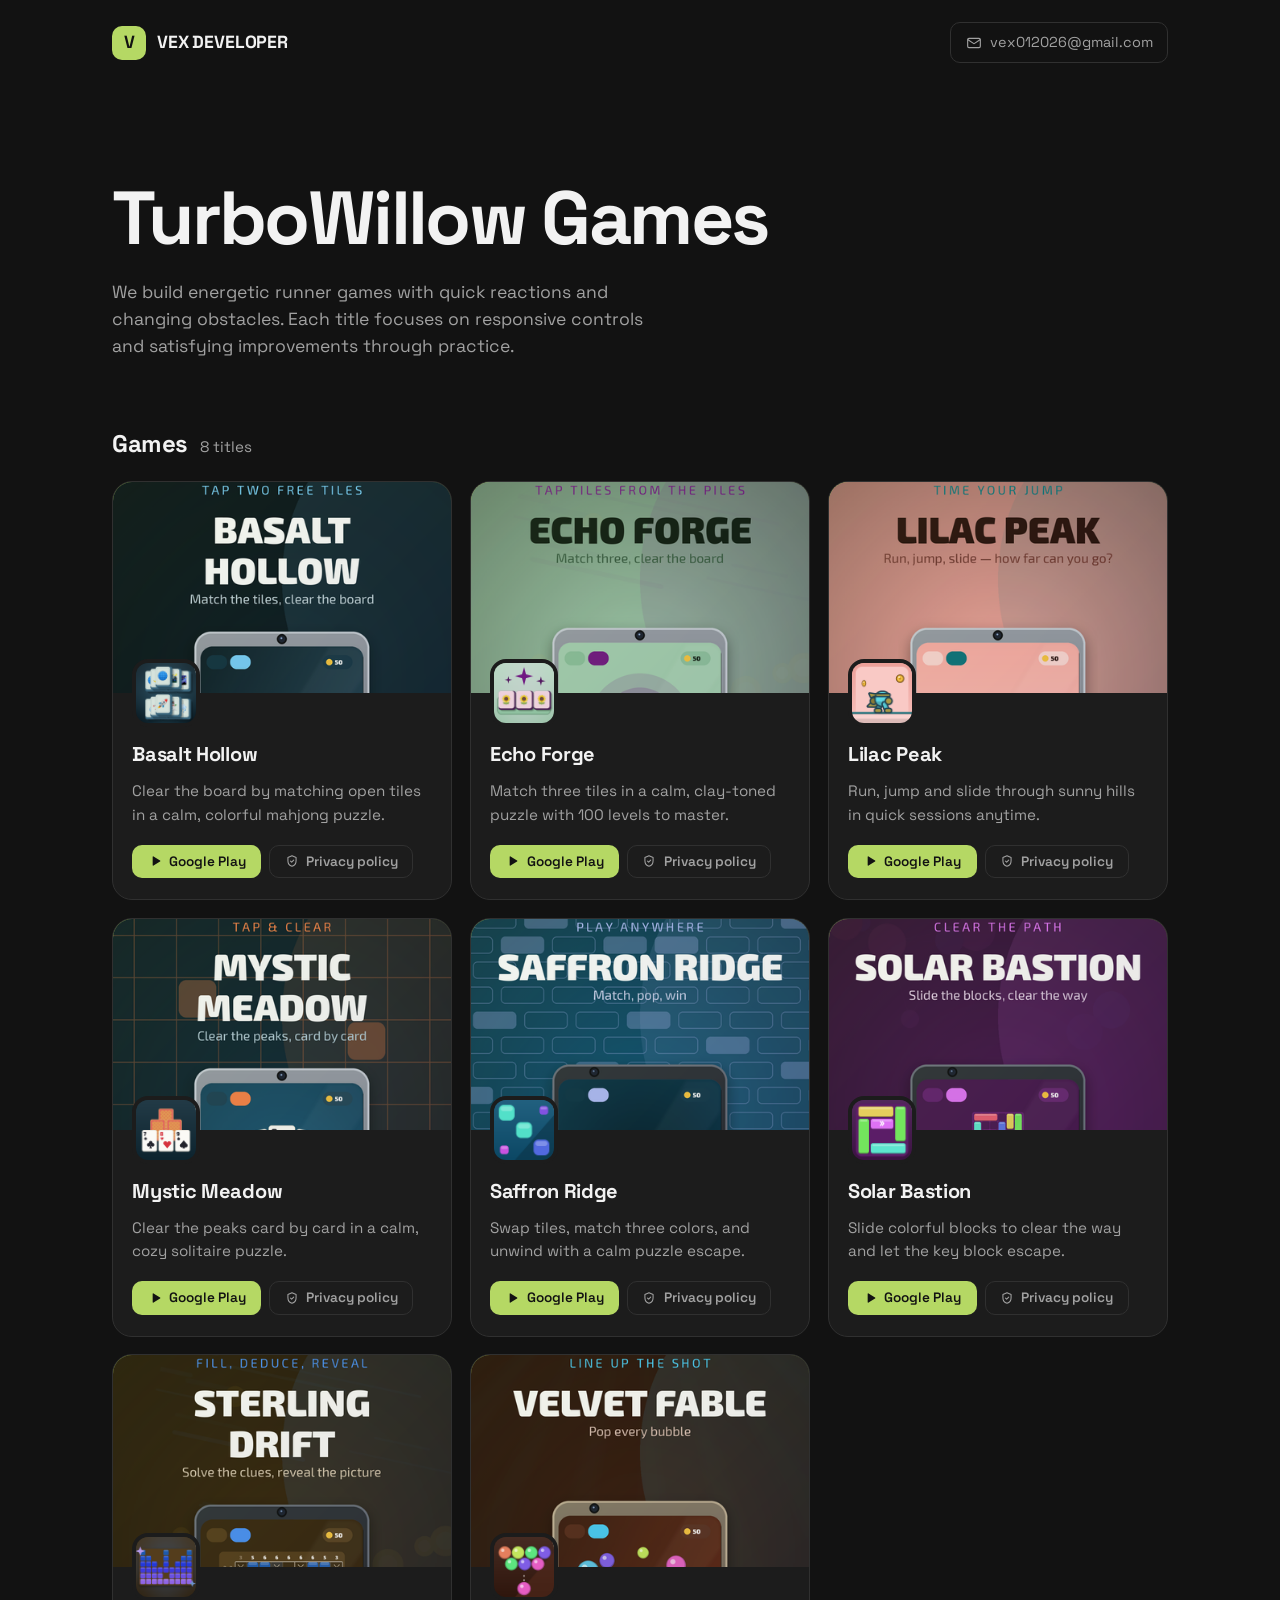
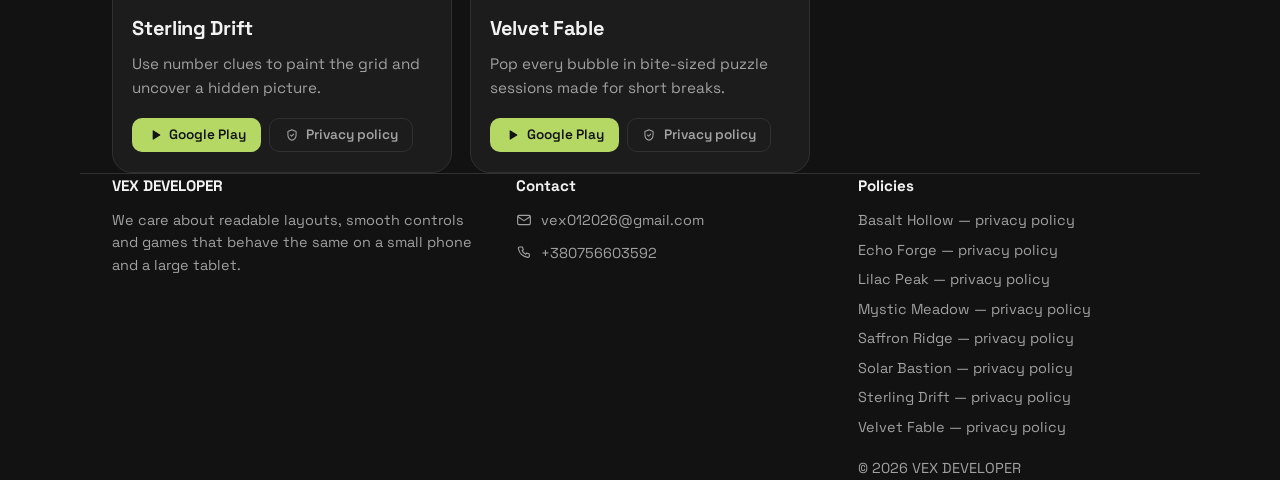
<file: index.html>
<!doctype html>
<html lang="en">
<head>
<meta charset="utf-8">
<meta name="viewport" content="width=device-width,initial-scale=1">
<title>VEX DEVELOPER — TurboWillow Games</title>
<meta name="description" content="TurboWillow Games">
<meta name="color-scheme" content="dark">
<meta property="og:type" content="website">
<meta property="og:site_name" content="VEX DEVELOPER">
<meta property="og:title" content="VEX DEVELOPER — TurboWillow Games">
<meta property="og:description" content="TurboWillow Games">
<link rel="icon" href="/favicon.svg" type="image/svg+xml">
<link rel="stylesheet" href="/fonts/spacegrotesk.css">
<style>
:root {
  --bg: hsl(78 0% 7%);
  --card: hsl(78 0% 11%);
  --card2: hsl(78 0% 15%);
  --ink: hsl(78 0% 95%);
  --muted: hsl(78 0% 63%);
  --line: hsl(78 0% 19%);
  --accent: hsl(78 60% 62%);
  --sans: "Space Grotesk", ui-sans-serif, system-ui, -apple-system, "Segoe UI", Roboto, sans-serif;
}

*, *::before, *::after { box-sizing: border-box; }
html { -webkit-text-size-adjust: 100%; }
body { margin: 0; }
img { max-width: 100%; display: block; }
a { color: inherit; }
@media (prefers-reduced-motion: reduce) { * { scroll-behavior: auto !important; transition: none !important; } }

body { background: var(--bg); color: var(--ink); font: 400 16px/1.55 var(--sans); }
.wrap { max-width: 70rem; margin: 0 auto; padding: 0 clamp(1.1rem, 4vw, 2rem); }
.top { display: flex; align-items: center; justify-content: space-between; gap: 1rem; padding-top: 1.4rem; padding-bottom: 1.4rem; }
.brand { display: inline-flex; align-items: center; gap: .7rem; text-decoration: none; font-weight: 700; font-size: 1.1rem; letter-spacing: -.01em; }
.mark { display: grid; place-items: center; width: 34px; height: 34px; border-radius: 10px; background: var(--accent); color: var(--bg); font-weight: 700; }
.mail { display: inline-flex; align-items: center; gap: .5rem; padding: .5rem .9rem; border: 1px solid var(--line); border-radius: 10px; text-decoration: none; color: var(--muted); font-size: .9rem; }
.mail svg { width: 16px; height: 16px; }
.mail:hover { border-color: var(--accent); color: var(--accent); }
.hero { padding: clamp(3rem, 8vw, 6rem) 0 clamp(2.5rem, 6vw, 4rem); }
.hero h1 { margin: 0; max-width: 17ch; font-size: clamp(2.4rem, 7.5vw, 4.7rem); line-height: 1; letter-spacing: -.035em; font-weight: 700; text-wrap: balance; }
.hero h1 b { color: var(--accent); font-weight: 700; }
.hero p { margin: 1.4rem 0 0; max-width: 50ch; color: var(--muted); font-size: 1.1rem; }
.head { display: flex; align-items: baseline; gap: .8rem; margin: 0 0 1.2rem; }
.head h2 { margin: 0; font-size: 1.5rem; letter-spacing: -.02em; }
.head span { color: var(--muted); font-size: .95rem; }
.cards { display: grid; gap: 1.1rem; grid-template-columns: repeat(auto-fill, minmax(min(100%, 19rem), 1fr)); }
.card { background: var(--card); border: 1px solid var(--line); border-radius: 20px; overflow: hidden; display: flex; flex-direction: column; }
.cover { aspect-ratio: 16 / 10; background: linear-gradient(135deg, var(--accent), var(--card2)); overflow: hidden; }
.cover img { width: 100%; height: 100%; object-fit: cover; object-position: 50% 12%; opacity: .92; }
.card .body { padding: 0 1.2rem 1.3rem; display: flex; flex-direction: column; gap: .55rem; flex: 1; }
.card .icon { width: 68px; height: 68px; border-radius: 16px; margin-top: -34px; border: 4px solid var(--card); background: var(--card2); position: relative; }
.card h3 { margin: .2rem 0 0; font-size: 1.25rem; letter-spacing: -.015em; }
.card .short { margin: 0; color: var(--muted); font-size: .95rem; flex: 1; }
.actions { display: flex; gap: .5rem; flex-wrap: wrap; margin: .6rem 0 0; }
.btn { display: inline-flex; align-items: center; gap: .45rem; padding: .55rem .9rem; border-radius: 10px; font-size: .85rem; font-weight: 600; line-height: 1; text-decoration: none; border: 1px solid transparent; transition: background-color .12s, border-color .12s, color .12s; }
.btn svg { width: 14px; height: 14px; }
.btn-play { background: var(--accent); color: var(--bg); }
.btn-play:hover { filter: brightness(1.1); }
.btn-ghost { border-color: var(--line); color: var(--muted); }
.btn-ghost:hover { border-color: var(--accent); color: var(--accent); }
.btn:focus-visible, a:focus-visible { outline: 2px solid var(--accent); outline-offset: 3px; }
.none { color: var(--muted); }
footer { margin-top: clamp(3rem, 8vw, 5rem); border-top: 1px solid var(--line); padding: 2.2rem 0 3rem; display: grid; gap: 2rem; color: var(--muted); font-size: .9rem; }
footer h4 { margin: 0 0 .7rem; color: var(--ink); font-size: .95rem; }
footer ul { list-style: none; margin: 0; padding: 0; display: grid; gap: .45rem; }
footer a { text-decoration: none; }
footer a:hover { color: var(--accent); }
footer .lines a { display: inline-flex; align-items: center; gap: .55rem; }
footer .lines svg { width: 16px; height: 16px; }
@media (min-width: 720px) { footer { grid-template-columns: 1.2fr 1fr 1fr; } }
@media (max-width: 520px) { .mail span { display: none; } }

</style>
</head>
<body>
<header class="wrap top">
  <a class="brand" href="/"><span class="mark">V</span>VEX DEVELOPER</a>
  <a class="mail" href="mailto:vex012026@gmail.com"><svg viewBox="0 0 24 24" fill="none" stroke="currentColor" stroke-width="1.7" stroke-linecap="round" stroke-linejoin="round" aria-hidden="true"><rect x="2.5" y="5" width="19" height="14" rx="2"/><path d="m3 7 8.2 5.6a1.4 1.4 0 0 0 1.6 0L21 7"/></svg><span>vex012026@gmail.com</span></a>
</header>
<main class="wrap">
  <section class="hero">
    <h1>TurboWillow Games</h1>
    <p>We build energetic runner games with quick reactions and changing obstacles. Each title focuses on responsive controls and satisfying improvements through practice.</p>
  </section>
  <section>
    <div class="head"><h2>Games</h2><span>8 titles</span></div>
    <div class="cards">
      <article class="card">
        <div class="cover"><img src="/shots/basalt-hollow_1.png" alt="Basalt Hollow screenshot 1" loading="lazy" decoding="async"></div>
        <div class="body">
          <img class="icon" src="/icons/basalt-hollow.png" alt="" width="68" height="68" loading="lazy">
          <h3>Basalt Hollow</h3>
          <p class="short">Clear the board by matching open tiles in a calm, colorful mahjong puzzle.</p>
          <p class="actions"><a class="btn btn-play" href="https://play.google.com/store/apps/details?id=com.Byte98.BasaltHollow"><svg viewBox="0 0 24 24" fill="currentColor" aria-hidden="true"><path d="M8 5.14v13.72a1 1 0 0 0 1.5.86l11.14-6.86a1 1 0 0 0 0-1.72L9.5 4.28A1 1 0 0 0 8 5.14Z"/></svg>Google Play</a><a class="btn btn-ghost" href="/basalt-hollow/"><svg viewBox="0 0 24 24" fill="none" stroke="currentColor" stroke-width="1.8" stroke-linecap="round" stroke-linejoin="round" aria-hidden="true"><path d="M12 3l7 3v5.5c0 4.3-2.9 8.3-7 9.5-4.1-1.2-7-5.2-7-9.5V6l7-3Z"/><path d="M9.5 12.2l1.9 1.9 3.5-3.7"/></svg>Privacy policy</a></p>
        </div>
      </article>
      <article class="card">
        <div class="cover"><img src="/shots/echo-forge_1.png" alt="Echo Forge screenshot 1" loading="lazy" decoding="async"></div>
        <div class="body">
          <img class="icon" src="/icons/echo-forge.png" alt="" width="68" height="68" loading="lazy">
          <h3>Echo Forge</h3>
          <p class="short">Match three tiles in a calm, clay-toned puzzle with 100 levels to master.</p>
          <p class="actions"><a class="btn btn-play" href="https://play.google.com/store/apps/details?id=com.Flux517.EchoForge"><svg viewBox="0 0 24 24" fill="currentColor" aria-hidden="true"><path d="M8 5.14v13.72a1 1 0 0 0 1.5.86l11.14-6.86a1 1 0 0 0 0-1.72L9.5 4.28A1 1 0 0 0 8 5.14Z"/></svg>Google Play</a><a class="btn btn-ghost" href="/echo-forge/"><svg viewBox="0 0 24 24" fill="none" stroke="currentColor" stroke-width="1.8" stroke-linecap="round" stroke-linejoin="round" aria-hidden="true"><path d="M12 3l7 3v5.5c0 4.3-2.9 8.3-7 9.5-4.1-1.2-7-5.2-7-9.5V6l7-3Z"/><path d="M9.5 12.2l1.9 1.9 3.5-3.7"/></svg>Privacy policy</a></p>
        </div>
      </article>
      <article class="card">
        <div class="cover"><img src="/shots/lilac-peak_1.png" alt="Lilac Peak screenshot 1" loading="lazy" decoding="async"></div>
        <div class="body">
          <img class="icon" src="/icons/lilac-peak.png" alt="" width="68" height="68" loading="lazy">
          <h3>Lilac Peak</h3>
          <p class="short">Run, jump and slide through sunny hills in quick sessions anytime.</p>
          <p class="actions"><a class="btn btn-play" href="https://play.google.com/store/apps/details?id=com.Drift133.LilacPeak"><svg viewBox="0 0 24 24" fill="currentColor" aria-hidden="true"><path d="M8 5.14v13.72a1 1 0 0 0 1.5.86l11.14-6.86a1 1 0 0 0 0-1.72L9.5 4.28A1 1 0 0 0 8 5.14Z"/></svg>Google Play</a><a class="btn btn-ghost" href="/lilac-peak/"><svg viewBox="0 0 24 24" fill="none" stroke="currentColor" stroke-width="1.8" stroke-linecap="round" stroke-linejoin="round" aria-hidden="true"><path d="M12 3l7 3v5.5c0 4.3-2.9 8.3-7 9.5-4.1-1.2-7-5.2-7-9.5V6l7-3Z"/><path d="M9.5 12.2l1.9 1.9 3.5-3.7"/></svg>Privacy policy</a></p>
        </div>
      </article>
      <article class="card">
        <div class="cover"><img src="/shots/mystic-meadow_1.png" alt="Mystic Meadow screenshot 1" loading="lazy" decoding="async"></div>
        <div class="body">
          <img class="icon" src="/icons/mystic-meadow.png" alt="" width="68" height="68" loading="lazy">
          <h3>Mystic Meadow</h3>
          <p class="short">Clear the peaks card by card in a calm, cozy solitaire puzzle.</p>
          <p class="actions"><a class="btn btn-play" href="https://play.google.com/store/apps/details?id=com.Iron06.MysticMeadow"><svg viewBox="0 0 24 24" fill="currentColor" aria-hidden="true"><path d="M8 5.14v13.72a1 1 0 0 0 1.5.86l11.14-6.86a1 1 0 0 0 0-1.72L9.5 4.28A1 1 0 0 0 8 5.14Z"/></svg>Google Play</a><a class="btn btn-ghost" href="/mystic-meadow/"><svg viewBox="0 0 24 24" fill="none" stroke="currentColor" stroke-width="1.8" stroke-linecap="round" stroke-linejoin="round" aria-hidden="true"><path d="M12 3l7 3v5.5c0 4.3-2.9 8.3-7 9.5-4.1-1.2-7-5.2-7-9.5V6l7-3Z"/><path d="M9.5 12.2l1.9 1.9 3.5-3.7"/></svg>Privacy policy</a></p>
        </div>
      </article>
      <article class="card">
        <div class="cover"><img src="/shots/saffron-ridge_1.png" alt="Saffron Ridge screenshot 1" loading="lazy" decoding="async"></div>
        <div class="body">
          <img class="icon" src="/icons/saffron-ridge.png" alt="" width="68" height="68" loading="lazy">
          <h3>Saffron Ridge</h3>
          <p class="short">Swap tiles, match three colors, and unwind with a calm puzzle escape.</p>
          <p class="actions"><a class="btn btn-play" href="https://play.google.com/store/apps/details?id=com.Lunar896.SaffronRidge"><svg viewBox="0 0 24 24" fill="currentColor" aria-hidden="true"><path d="M8 5.14v13.72a1 1 0 0 0 1.5.86l11.14-6.86a1 1 0 0 0 0-1.72L9.5 4.28A1 1 0 0 0 8 5.14Z"/></svg>Google Play</a><a class="btn btn-ghost" href="/saffron-ridge/"><svg viewBox="0 0 24 24" fill="none" stroke="currentColor" stroke-width="1.8" stroke-linecap="round" stroke-linejoin="round" aria-hidden="true"><path d="M12 3l7 3v5.5c0 4.3-2.9 8.3-7 9.5-4.1-1.2-7-5.2-7-9.5V6l7-3Z"/><path d="M9.5 12.2l1.9 1.9 3.5-3.7"/></svg>Privacy policy</a></p>
        </div>
      </article>
      <article class="card">
        <div class="cover"><img src="/shots/solar-bastion_1.png" alt="Solar Bastion screenshot 1" loading="lazy" decoding="async"></div>
        <div class="body">
          <img class="icon" src="/icons/solar-bastion.png" alt="" width="68" height="68" loading="lazy">
          <h3>Solar Bastion</h3>
          <p class="short">Slide colorful blocks to clear the way and let the key block escape.</p>
          <p class="actions"><a class="btn btn-play" href="https://play.google.com/store/apps/details?id=com.Prism438.SolarBastion"><svg viewBox="0 0 24 24" fill="currentColor" aria-hidden="true"><path d="M8 5.14v13.72a1 1 0 0 0 1.5.86l11.14-6.86a1 1 0 0 0 0-1.72L9.5 4.28A1 1 0 0 0 8 5.14Z"/></svg>Google Play</a><a class="btn btn-ghost" href="/solar-bastion/"><svg viewBox="0 0 24 24" fill="none" stroke="currentColor" stroke-width="1.8" stroke-linecap="round" stroke-linejoin="round" aria-hidden="true"><path d="M12 3l7 3v5.5c0 4.3-2.9 8.3-7 9.5-4.1-1.2-7-5.2-7-9.5V6l7-3Z"/><path d="M9.5 12.2l1.9 1.9 3.5-3.7"/></svg>Privacy policy</a></p>
        </div>
      </article>
      <article class="card">
        <div class="cover"><img src="/shots/sterling-drift_1.png" alt="Sterling Drift screenshot 1" loading="lazy" decoding="async"></div>
        <div class="body">
          <img class="icon" src="/icons/sterling-drift.png" alt="" width="68" height="68" loading="lazy">
          <h3>Sterling Drift</h3>
          <p class="short">Use number clues to paint the grid and uncover a hidden picture.</p>
          <p class="actions"><a class="btn btn-play" href="https://play.google.com/store/apps/details?id=com.Zephyr455.SterlingDrift"><svg viewBox="0 0 24 24" fill="currentColor" aria-hidden="true"><path d="M8 5.14v13.72a1 1 0 0 0 1.5.86l11.14-6.86a1 1 0 0 0 0-1.72L9.5 4.28A1 1 0 0 0 8 5.14Z"/></svg>Google Play</a><a class="btn btn-ghost" href="/sterling-drift/"><svg viewBox="0 0 24 24" fill="none" stroke="currentColor" stroke-width="1.8" stroke-linecap="round" stroke-linejoin="round" aria-hidden="true"><path d="M12 3l7 3v5.5c0 4.3-2.9 8.3-7 9.5-4.1-1.2-7-5.2-7-9.5V6l7-3Z"/><path d="M9.5 12.2l1.9 1.9 3.5-3.7"/></svg>Privacy policy</a></p>
        </div>
      </article>
      <article class="card">
        <div class="cover"><img src="/shots/velvet-fable_1.png" alt="Velvet Fable screenshot 1" loading="lazy" decoding="async"></div>
        <div class="body">
          <img class="icon" src="/icons/velvet-fable.png" alt="" width="68" height="68" loading="lazy">
          <h3>Velvet Fable</h3>
          <p class="short">Pop every bubble in bite-sized puzzle sessions made for short breaks.</p>
          <p class="actions"><a class="btn btn-play" href="https://play.google.com/store/apps/details?id=com.Comet348.VelvetFable"><svg viewBox="0 0 24 24" fill="currentColor" aria-hidden="true"><path d="M8 5.14v13.72a1 1 0 0 0 1.5.86l11.14-6.86a1 1 0 0 0 0-1.72L9.5 4.28A1 1 0 0 0 8 5.14Z"/></svg>Google Play</a><a class="btn btn-ghost" href="/velvet-fable/"><svg viewBox="0 0 24 24" fill="none" stroke="currentColor" stroke-width="1.8" stroke-linecap="round" stroke-linejoin="round" aria-hidden="true"><path d="M12 3l7 3v5.5c0 4.3-2.9 8.3-7 9.5-4.1-1.2-7-5.2-7-9.5V6l7-3Z"/><path d="M9.5 12.2l1.9 1.9 3.5-3.7"/></svg>Privacy policy</a></p>
        </div>
      </article>
    </div>
  </section>
</main>
<footer class="wrap">
  <div>
    <h4>VEX DEVELOPER</h4>
    <p style="margin:0">We care about readable layouts, smooth controls and games that behave the same on a small phone and a large tablet.</p>
  </div>
  <div class="lines">
    <h4>Contact</h4>
    <ul>
          <li><a href="mailto:vex012026@gmail.com"><svg viewBox="0 0 24 24" fill="none" stroke="currentColor" stroke-width="1.7" stroke-linecap="round" stroke-linejoin="round" aria-hidden="true"><rect x="2.5" y="5" width="19" height="14" rx="2"/><path d="m3 7 8.2 5.6a1.4 1.4 0 0 0 1.6 0L21 7"/></svg><span>vex012026@gmail.com</span></a></li>
          <li><a href="tel:+380756603592"><svg viewBox="0 0 24 24" fill="none" stroke="currentColor" stroke-width="1.7" stroke-linecap="round" stroke-linejoin="round" aria-hidden="true"><path d="M6.5 3h3l1.5 4-2 1.4a12 12 0 0 0 5.6 5.6L16 12l4 1.5v3a2 2 0 0 1-2.2 2A16.5 16.5 0 0 1 3.5 5.2 2 2 0 0 1 5.5 3Z"/></svg><span>+380756603592</span></a></li>
    </ul>
  </div>
  <div>
    <h4>Policies</h4>
    <ul>
        <li><a href="/basalt-hollow/">Basalt Hollow — privacy policy</a></li>
        <li><a href="/echo-forge/">Echo Forge — privacy policy</a></li>
        <li><a href="/lilac-peak/">Lilac Peak — privacy policy</a></li>
        <li><a href="/mystic-meadow/">Mystic Meadow — privacy policy</a></li>
        <li><a href="/saffron-ridge/">Saffron Ridge — privacy policy</a></li>
        <li><a href="/solar-bastion/">Solar Bastion — privacy policy</a></li>
        <li><a href="/sterling-drift/">Sterling Drift — privacy policy</a></li>
        <li><a href="/velvet-fable/">Velvet Fable — privacy policy</a></li>
    </ul>
    <p style="margin:1.2rem 0 0">&copy; 2026 VEX DEVELOPER</p>
  </div>
</footer>
</body>
</html>
</file>
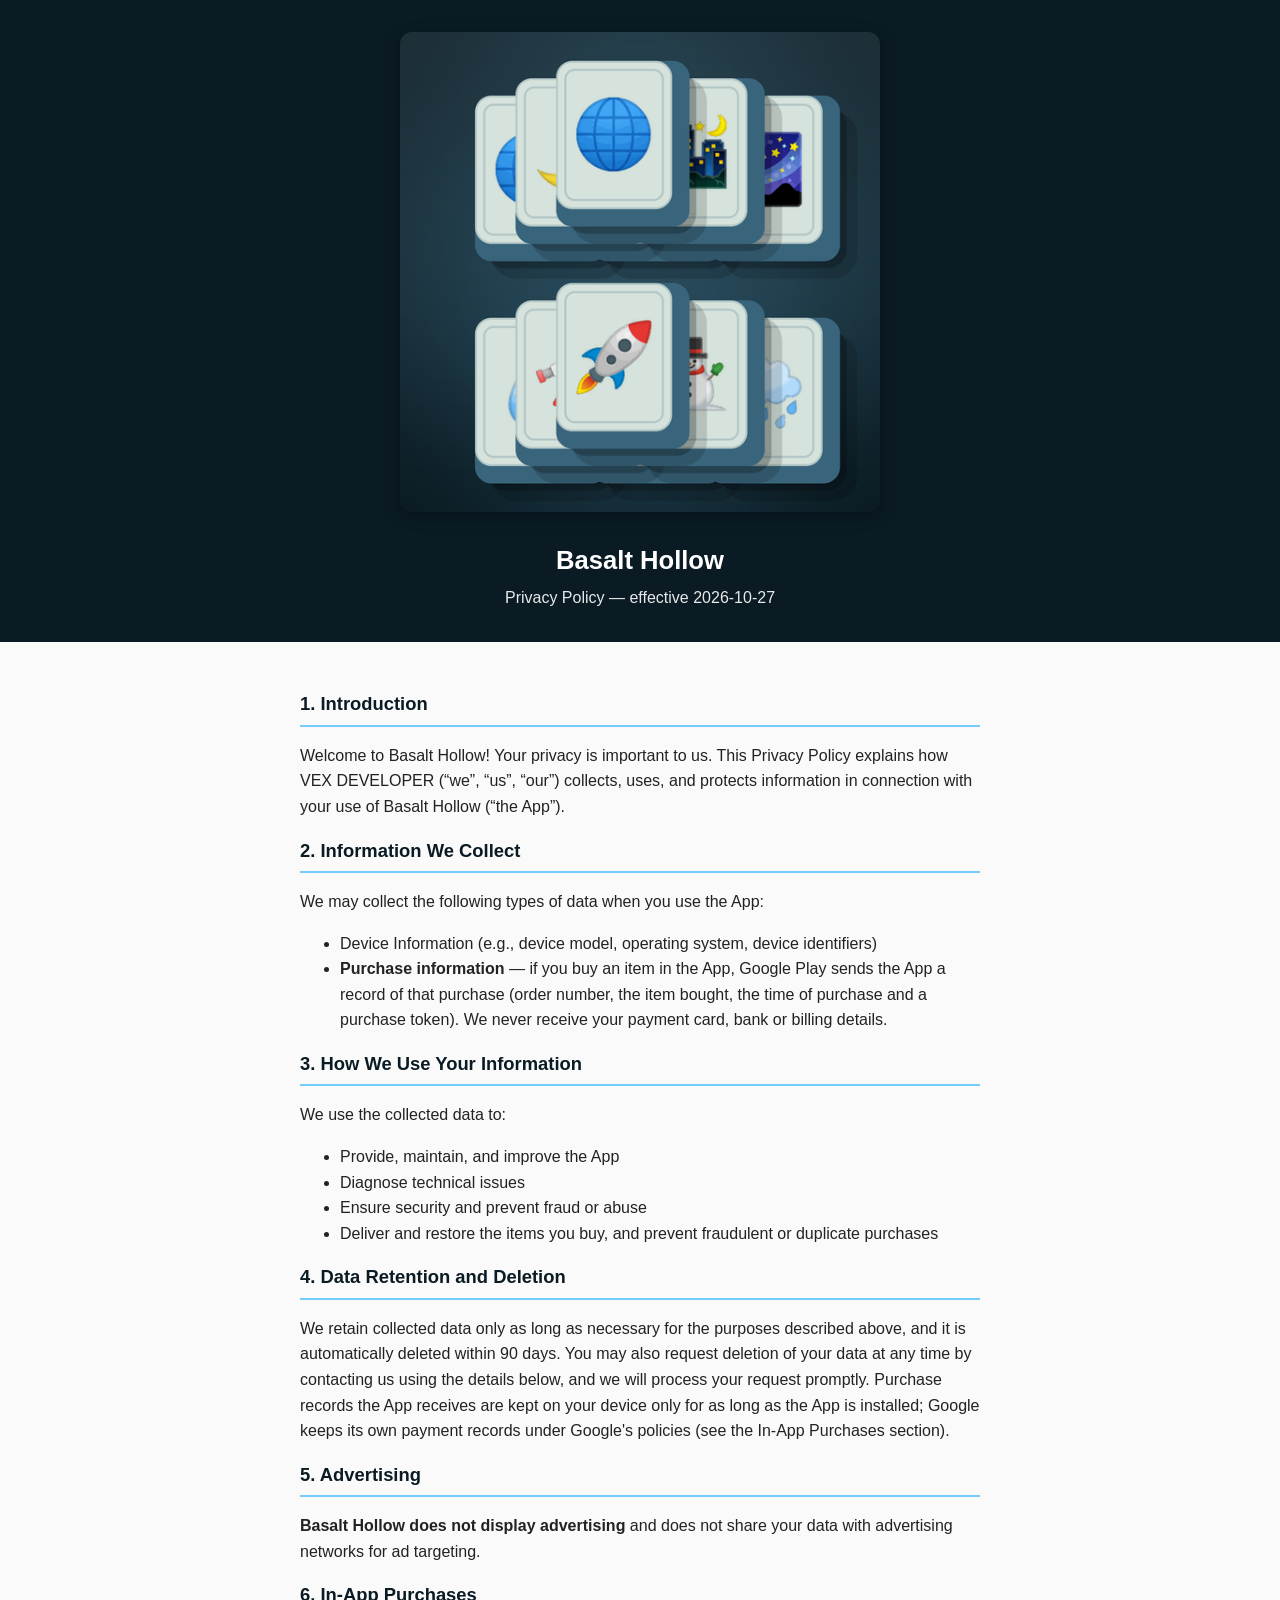
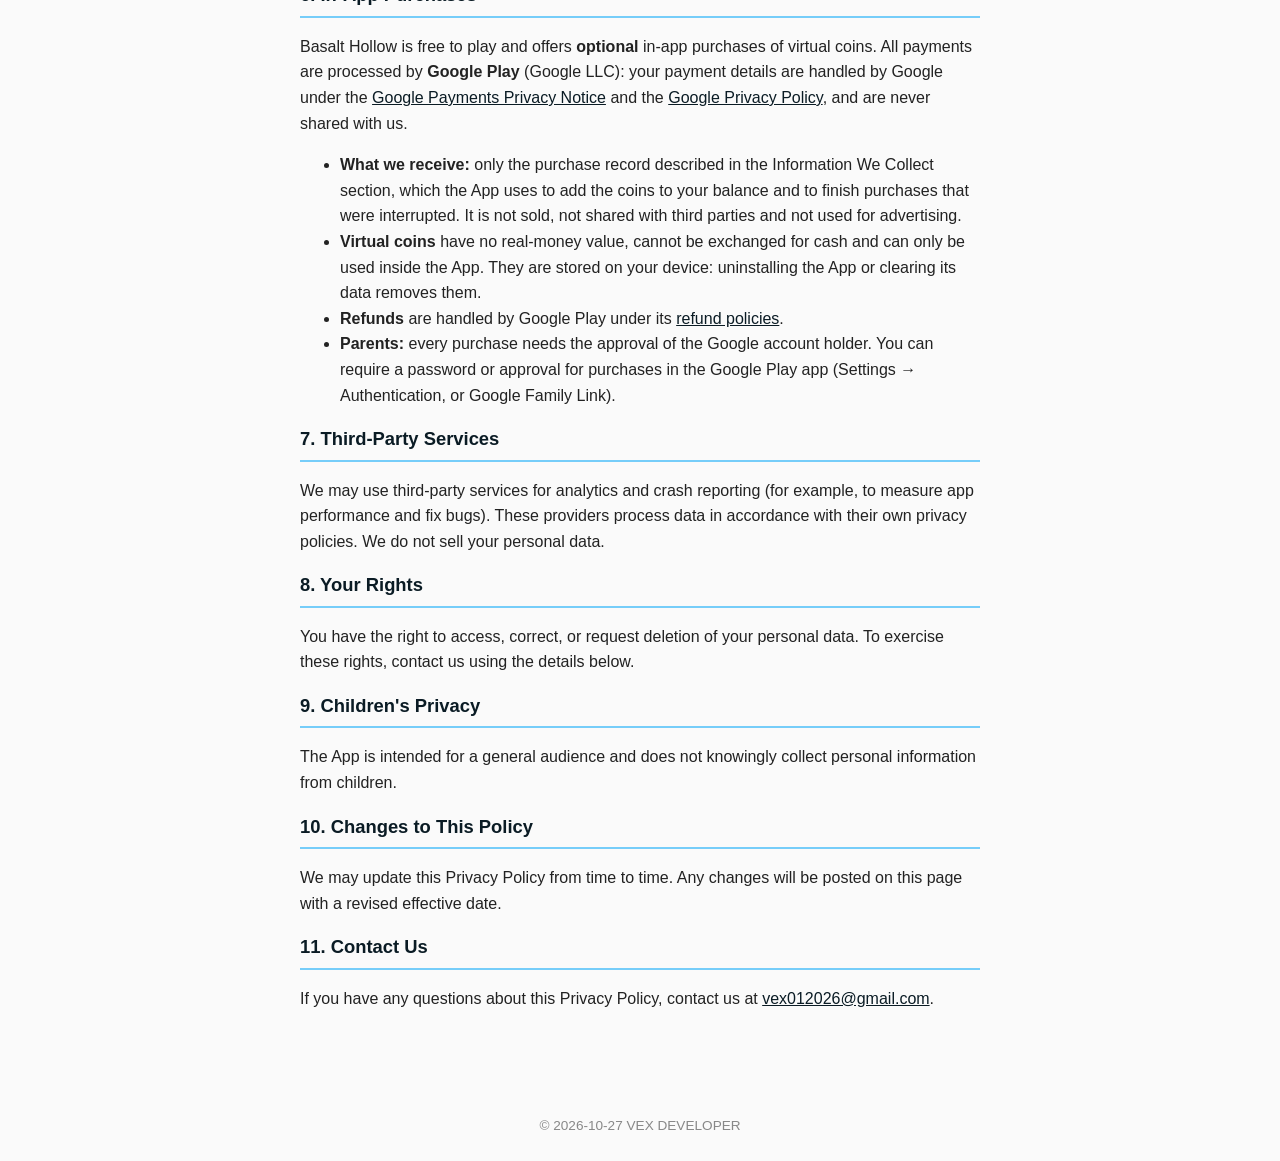
<file: basalt-hollow/index.html>
<!doctype html>
<html lang="en">
<head>
<meta charset="utf-8">
<meta name="viewport" content="width=device-width, initial-scale=1">
<title>Basalt Hollow — Privacy Policy</title>
<style>
  :root { --primary: #0A1B24; --accent: #76CDF9; }
  * { box-sizing: border-box; }
  body { margin: 0; font-family: -apple-system, Segoe UI, Roboto, Helvetica, Arial, sans-serif;
         color: #222; background: #fafafa; line-height: 1.6; }
  header { background: var(--primary); padding: 32px 16px; text-align: center; color: #fff; }
  header img { max-width: 480px; width: 100%; height: auto; border-radius: 12px; box-shadow: 0 4px 16px rgba(0,0,0,0.25); }
  header h1 { margin: 20px 0 4px; font-size: 1.6rem; }
  header p { margin: 0; opacity: 0.9; }
  main { max-width: 720px; margin: 0 auto; padding: 32px 20px 64px; }
  h2 { color: var(--primary); border-bottom: 2px solid var(--accent); padding-bottom: 6px; font-size: 1.15rem; }
  a { color: var(--primary); }
  footer { text-align: center; padding: 24px; color: #888; font-size: 0.85rem; }
</style>
</head>
<body>
<header>
  <img src="banner.png" alt="Basalt Hollow banner">
  <h1>Basalt Hollow</h1>
  <p>Privacy Policy — effective 2026-10-27</p>
</header>
<main>
  <h2>1. Introduction</h2>
  <p>
    Welcome to Basalt Hollow! Your privacy is important to us. This Privacy Policy
    explains how VEX DEVELOPER (&ldquo;we&rdquo;, &ldquo;us&rdquo;,
    &ldquo;our&rdquo;) collects, uses, and protects information in connection with
    your use of Basalt Hollow (&ldquo;the App&rdquo;).
  </p>

  <h2>2. Information We Collect</h2>
  <p>We may collect the following types of data when you use the App:</p>
  <ul>
    <li>Device Information (e.g., device model, operating system, device identifiers)</li>
    <li><strong>Purchase information</strong> — if you buy an item in the App, Google Play sends
      the App a record of that purchase (order number, the item bought, the time of purchase and a
      purchase token). We never receive your payment card, bank or billing details.</li>
  </ul>

  <h2>3. How We Use Your Information</h2>
  <p>We use the collected data to:</p>
  <ul>
    <li>Provide, maintain, and improve the App</li>
    <li>Diagnose technical issues</li>
    <li>Ensure security and prevent fraud or abuse</li>
    <li>Deliver and restore the items you buy, and prevent fraudulent or duplicate purchases</li>
  </ul>

  <h2>4. Data Retention and Deletion</h2>
  <p>
    We retain collected data only as long as necessary for the purposes described
    above, and it is automatically deleted within 90 days. You may also request
    deletion of your data at any time by contacting us using the details below,
    and we will process your request promptly. Purchase records the App receives are kept on your device only for as
    long as the App is installed; Google keeps its own payment records under Google's policies
    (see the In-App Purchases section).
  </p>

  <h2>5. Advertising</h2>
  <p>
    <strong>Basalt Hollow does not display advertising</strong> and does not share
    your data with advertising networks for ad targeting.
  </p>
  <h2>6. In-App Purchases</h2>
  <p>
    Basalt Hollow is free to play and offers <strong>optional</strong> in-app purchases of virtual
    coins. All payments are processed by <strong>Google Play</strong> (Google LLC): your payment
    details are handled by Google under the
    <a href="https://payments.google.com/payments/apis-secure/u/0/get_legal_document?ldo=0&amp;ldt=privacynotice" target="_blank" rel="noopener">Google Payments Privacy Notice</a>
    and the <a href="https://policies.google.com/privacy" target="_blank" rel="noopener">Google Privacy Policy</a>,
    and are never shared with us.
  </p>
  <ul>
    <li><strong>What we receive:</strong> only the purchase record described in the Information We
      Collect section, which the App uses to add the coins to your balance and to finish purchases
      that were interrupted. It is not sold, not shared with third parties and not used for
      advertising.</li>
    <li><strong>Virtual coins</strong> have no real-money value, cannot be exchanged for cash and can
      only be used inside the App. They are stored on your device: uninstalling the App or clearing
      its data removes them.</li>
    <li><strong>Refunds</strong> are handled by Google Play under its
      <a href="https://support.google.com/googleplay/answer/2479637" target="_blank" rel="noopener">refund policies</a>.</li>
    <li><strong>Parents:</strong> every purchase needs the approval of the Google account holder.
      You can require a password or approval for purchases in the Google Play app
      (Settings &rarr; Authentication, or Google Family Link).</li>
  </ul>

  <h2>7. Third-Party Services</h2>
  <p>
    We may use third-party services for analytics and crash reporting (for example,
    to measure app performance and fix bugs). These providers process data in
    accordance with their own privacy policies. We do not sell your personal data.
  </p>

  <h2>8. Your Rights</h2>
  <p>
    You have the right to access, correct, or request deletion of your personal
    data. To exercise these rights, contact us using the details below.
  </p>

  <h2>9. Children's Privacy</h2>
  <p>
    The App is intended for a general audience and does not knowingly collect
    personal information from children.
  </p>

  <h2>10. Changes to This Policy</h2>
  <p>
    We may update this Privacy Policy from time to time. Any changes will be posted
    on this page with a revised effective date.
  </p>

  <h2>11. Contact Us</h2>
  <p>
    If you have any questions about this Privacy Policy, contact us at
    <a href="mailto:vex012026@gmail.com">vex012026@gmail.com</a>.
  </p>
</main>
<footer>
  &copy; 2026-10-27 VEX DEVELOPER
</footer>
</body>
</html>
</file>
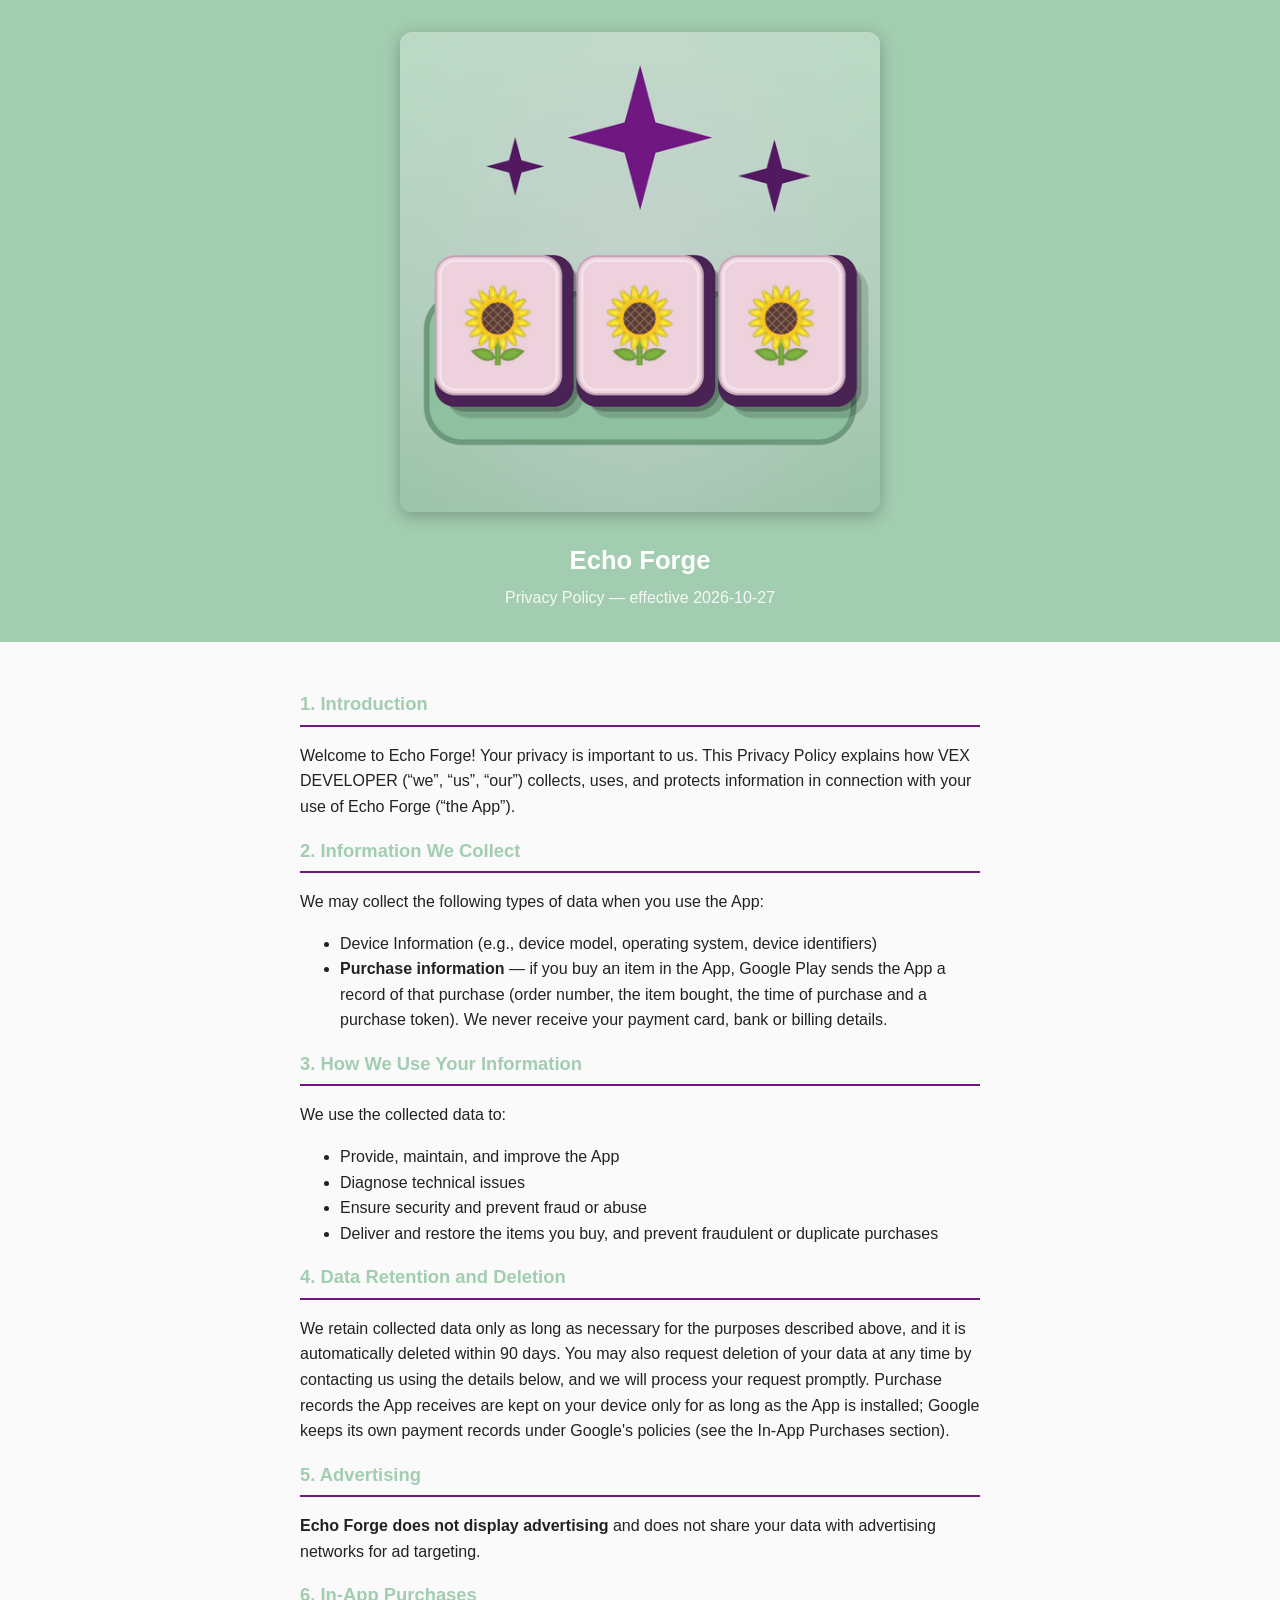
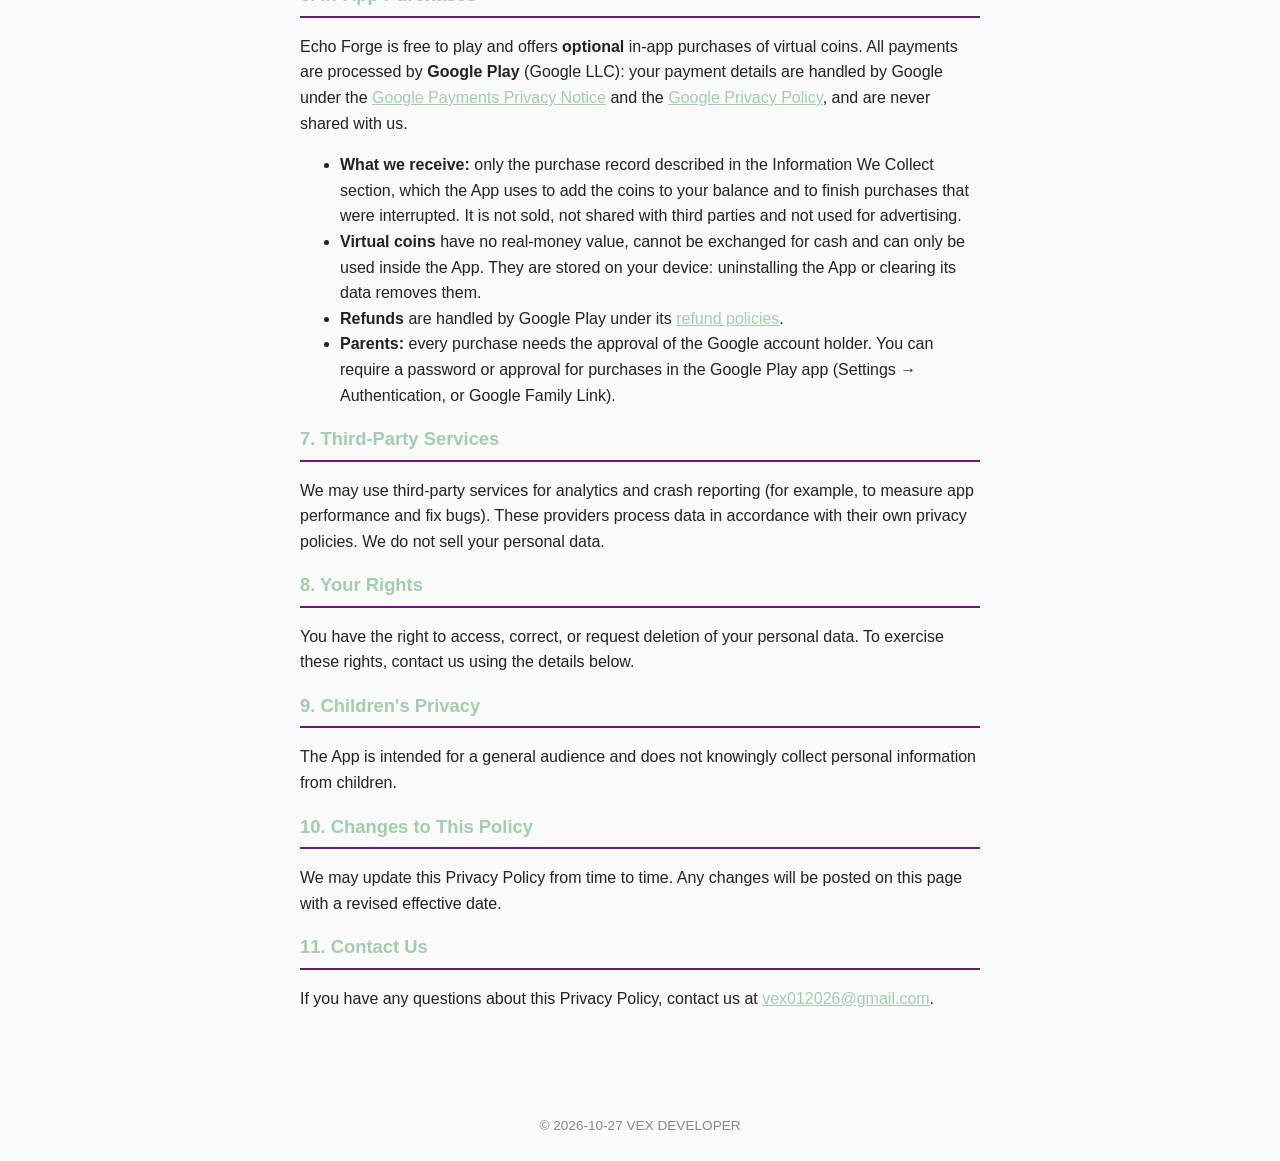
<file: echo-forge/index.html>
<!doctype html>
<html lang="en">
<head>
<meta charset="utf-8">
<meta name="viewport" content="width=device-width, initial-scale=1">
<title>Echo Forge — Privacy Policy</title>
<style>
  :root { --primary: #A2CDB0; --accent: #701782; }
  * { box-sizing: border-box; }
  body { margin: 0; font-family: -apple-system, Segoe UI, Roboto, Helvetica, Arial, sans-serif;
         color: #222; background: #fafafa; line-height: 1.6; }
  header { background: var(--primary); padding: 32px 16px; text-align: center; color: #fff; }
  header img { max-width: 480px; width: 100%; height: auto; border-radius: 12px; box-shadow: 0 4px 16px rgba(0,0,0,0.25); }
  header h1 { margin: 20px 0 4px; font-size: 1.6rem; }
  header p { margin: 0; opacity: 0.9; }
  main { max-width: 720px; margin: 0 auto; padding: 32px 20px 64px; }
  h2 { color: var(--primary); border-bottom: 2px solid var(--accent); padding-bottom: 6px; font-size: 1.15rem; }
  a { color: var(--primary); }
  footer { text-align: center; padding: 24px; color: #888; font-size: 0.85rem; }
</style>
</head>
<body>
<header>
  <img src="banner.png" alt="Echo Forge banner">
  <h1>Echo Forge</h1>
  <p>Privacy Policy — effective 2026-10-27</p>
</header>
<main>
  <h2>1. Introduction</h2>
  <p>
    Welcome to Echo Forge! Your privacy is important to us. This Privacy Policy
    explains how VEX DEVELOPER (&ldquo;we&rdquo;, &ldquo;us&rdquo;,
    &ldquo;our&rdquo;) collects, uses, and protects information in connection with
    your use of Echo Forge (&ldquo;the App&rdquo;).
  </p>

  <h2>2. Information We Collect</h2>
  <p>We may collect the following types of data when you use the App:</p>
  <ul>
    <li>Device Information (e.g., device model, operating system, device identifiers)</li>
    <li><strong>Purchase information</strong> — if you buy an item in the App, Google Play sends
      the App a record of that purchase (order number, the item bought, the time of purchase and a
      purchase token). We never receive your payment card, bank or billing details.</li>
  </ul>

  <h2>3. How We Use Your Information</h2>
  <p>We use the collected data to:</p>
  <ul>
    <li>Provide, maintain, and improve the App</li>
    <li>Diagnose technical issues</li>
    <li>Ensure security and prevent fraud or abuse</li>
    <li>Deliver and restore the items you buy, and prevent fraudulent or duplicate purchases</li>
  </ul>

  <h2>4. Data Retention and Deletion</h2>
  <p>
    We retain collected data only as long as necessary for the purposes described
    above, and it is automatically deleted within 90 days. You may also request
    deletion of your data at any time by contacting us using the details below,
    and we will process your request promptly. Purchase records the App receives are kept on your device only for as
    long as the App is installed; Google keeps its own payment records under Google's policies
    (see the In-App Purchases section).
  </p>

  <h2>5. Advertising</h2>
  <p>
    <strong>Echo Forge does not display advertising</strong> and does not share
    your data with advertising networks for ad targeting.
  </p>
  <h2>6. In-App Purchases</h2>
  <p>
    Echo Forge is free to play and offers <strong>optional</strong> in-app purchases of virtual
    coins. All payments are processed by <strong>Google Play</strong> (Google LLC): your payment
    details are handled by Google under the
    <a href="https://payments.google.com/payments/apis-secure/u/0/get_legal_document?ldo=0&amp;ldt=privacynotice" target="_blank" rel="noopener">Google Payments Privacy Notice</a>
    and the <a href="https://policies.google.com/privacy" target="_blank" rel="noopener">Google Privacy Policy</a>,
    and are never shared with us.
  </p>
  <ul>
    <li><strong>What we receive:</strong> only the purchase record described in the Information We
      Collect section, which the App uses to add the coins to your balance and to finish purchases
      that were interrupted. It is not sold, not shared with third parties and not used for
      advertising.</li>
    <li><strong>Virtual coins</strong> have no real-money value, cannot be exchanged for cash and can
      only be used inside the App. They are stored on your device: uninstalling the App or clearing
      its data removes them.</li>
    <li><strong>Refunds</strong> are handled by Google Play under its
      <a href="https://support.google.com/googleplay/answer/2479637" target="_blank" rel="noopener">refund policies</a>.</li>
    <li><strong>Parents:</strong> every purchase needs the approval of the Google account holder.
      You can require a password or approval for purchases in the Google Play app
      (Settings &rarr; Authentication, or Google Family Link).</li>
  </ul>

  <h2>7. Third-Party Services</h2>
  <p>
    We may use third-party services for analytics and crash reporting (for example,
    to measure app performance and fix bugs). These providers process data in
    accordance with their own privacy policies. We do not sell your personal data.
  </p>

  <h2>8. Your Rights</h2>
  <p>
    You have the right to access, correct, or request deletion of your personal
    data. To exercise these rights, contact us using the details below.
  </p>

  <h2>9. Children's Privacy</h2>
  <p>
    The App is intended for a general audience and does not knowingly collect
    personal information from children.
  </p>

  <h2>10. Changes to This Policy</h2>
  <p>
    We may update this Privacy Policy from time to time. Any changes will be posted
    on this page with a revised effective date.
  </p>

  <h2>11. Contact Us</h2>
  <p>
    If you have any questions about this Privacy Policy, contact us at
    <a href="mailto:vex012026@gmail.com">vex012026@gmail.com</a>.
  </p>
</main>
<footer>
  &copy; 2026-10-27 VEX DEVELOPER
</footer>
</body>
</html>
</file>
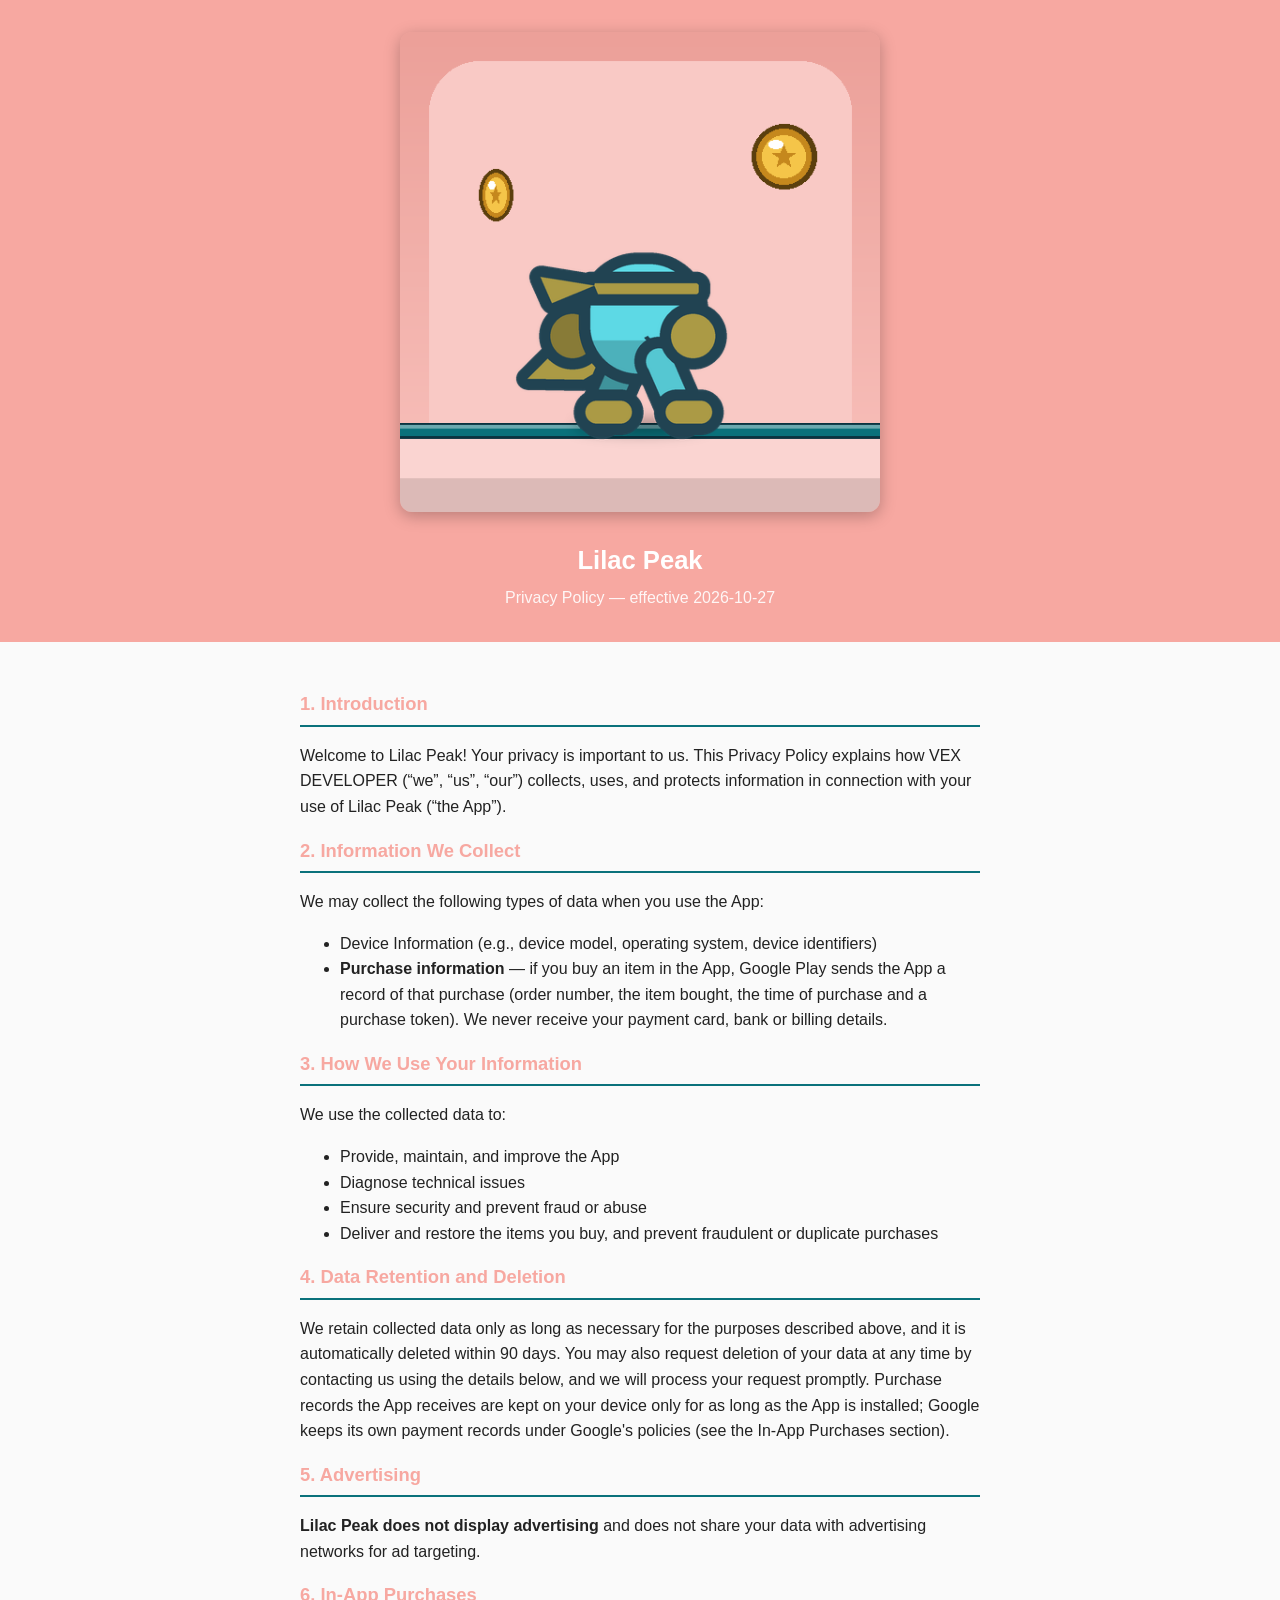
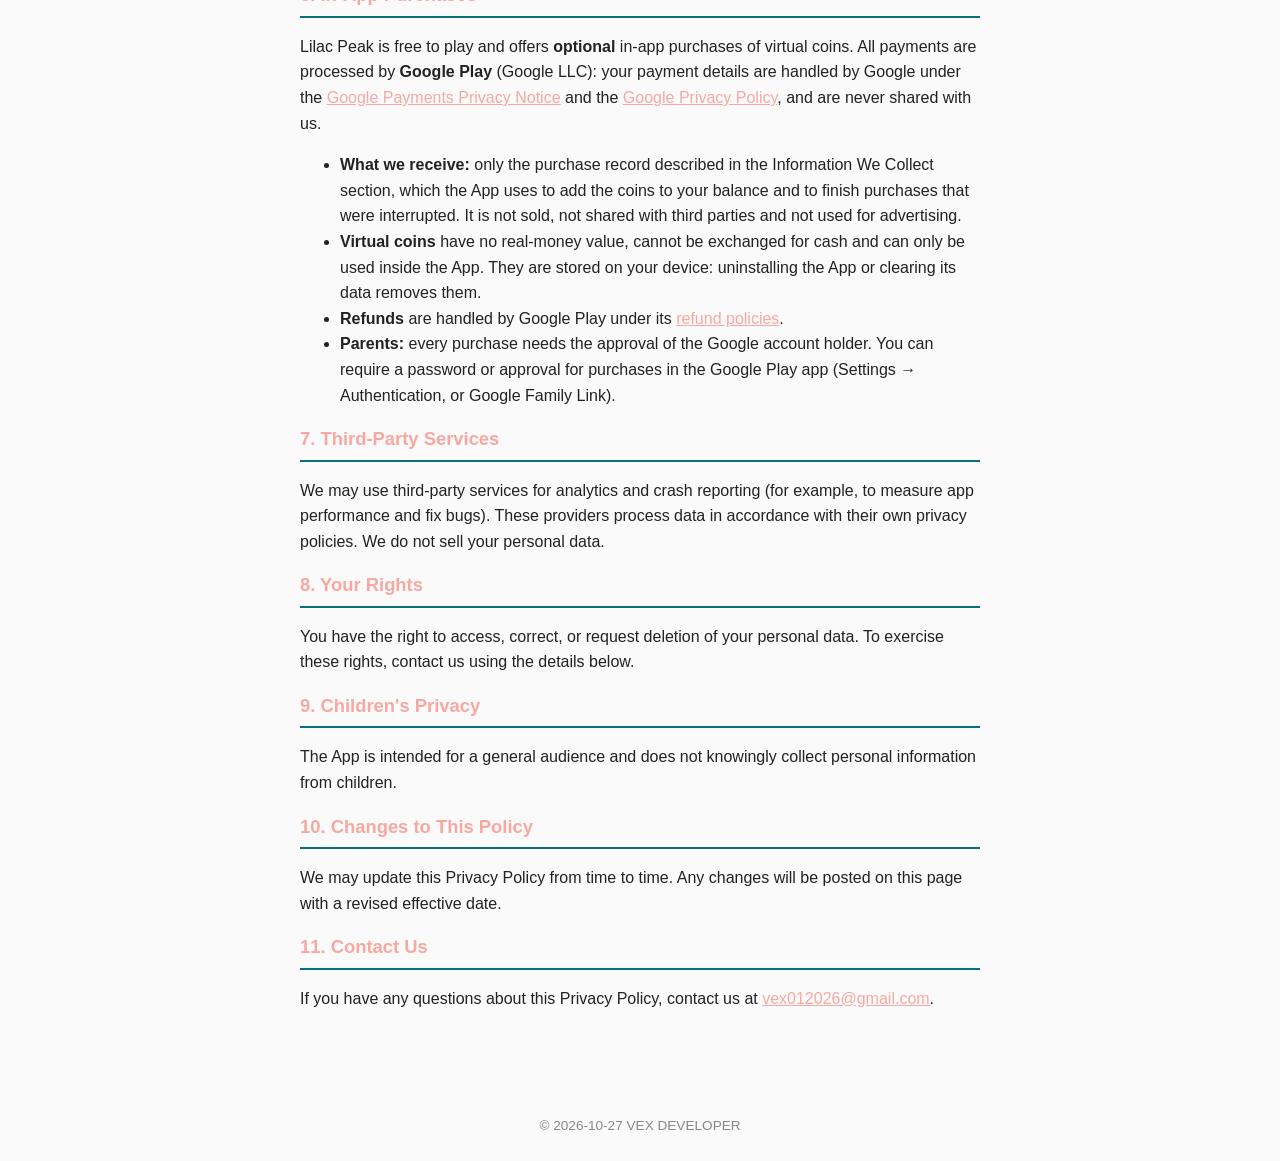
<file: lilac-peak/index.html>
<!doctype html>
<html lang="en">
<head>
<meta charset="utf-8">
<meta name="viewport" content="width=device-width, initial-scale=1">
<title>Lilac Peak — Privacy Policy</title>
<style>
  :root { --primary: #F7A8A1; --accent: #0A717B; }
  * { box-sizing: border-box; }
  body { margin: 0; font-family: -apple-system, Segoe UI, Roboto, Helvetica, Arial, sans-serif;
         color: #222; background: #fafafa; line-height: 1.6; }
  header { background: var(--primary); padding: 32px 16px; text-align: center; color: #fff; }
  header img { max-width: 480px; width: 100%; height: auto; border-radius: 12px; box-shadow: 0 4px 16px rgba(0,0,0,0.25); }
  header h1 { margin: 20px 0 4px; font-size: 1.6rem; }
  header p { margin: 0; opacity: 0.9; }
  main { max-width: 720px; margin: 0 auto; padding: 32px 20px 64px; }
  h2 { color: var(--primary); border-bottom: 2px solid var(--accent); padding-bottom: 6px; font-size: 1.15rem; }
  a { color: var(--primary); }
  footer { text-align: center; padding: 24px; color: #888; font-size: 0.85rem; }
</style>
</head>
<body>
<header>
  <img src="banner.png" alt="Lilac Peak banner">
  <h1>Lilac Peak</h1>
  <p>Privacy Policy — effective 2026-10-27</p>
</header>
<main>
  <h2>1. Introduction</h2>
  <p>
    Welcome to Lilac Peak! Your privacy is important to us. This Privacy Policy
    explains how VEX DEVELOPER (&ldquo;we&rdquo;, &ldquo;us&rdquo;,
    &ldquo;our&rdquo;) collects, uses, and protects information in connection with
    your use of Lilac Peak (&ldquo;the App&rdquo;).
  </p>

  <h2>2. Information We Collect</h2>
  <p>We may collect the following types of data when you use the App:</p>
  <ul>
    <li>Device Information (e.g., device model, operating system, device identifiers)</li>
    <li><strong>Purchase information</strong> — if you buy an item in the App, Google Play sends
      the App a record of that purchase (order number, the item bought, the time of purchase and a
      purchase token). We never receive your payment card, bank or billing details.</li>
  </ul>

  <h2>3. How We Use Your Information</h2>
  <p>We use the collected data to:</p>
  <ul>
    <li>Provide, maintain, and improve the App</li>
    <li>Diagnose technical issues</li>
    <li>Ensure security and prevent fraud or abuse</li>
    <li>Deliver and restore the items you buy, and prevent fraudulent or duplicate purchases</li>
  </ul>

  <h2>4. Data Retention and Deletion</h2>
  <p>
    We retain collected data only as long as necessary for the purposes described
    above, and it is automatically deleted within 90 days. You may also request
    deletion of your data at any time by contacting us using the details below,
    and we will process your request promptly. Purchase records the App receives are kept on your device only for as
    long as the App is installed; Google keeps its own payment records under Google's policies
    (see the In-App Purchases section).
  </p>

  <h2>5. Advertising</h2>
  <p>
    <strong>Lilac Peak does not display advertising</strong> and does not share
    your data with advertising networks for ad targeting.
  </p>
  <h2>6. In-App Purchases</h2>
  <p>
    Lilac Peak is free to play and offers <strong>optional</strong> in-app purchases of virtual
    coins. All payments are processed by <strong>Google Play</strong> (Google LLC): your payment
    details are handled by Google under the
    <a href="https://payments.google.com/payments/apis-secure/u/0/get_legal_document?ldo=0&amp;ldt=privacynotice" target="_blank" rel="noopener">Google Payments Privacy Notice</a>
    and the <a href="https://policies.google.com/privacy" target="_blank" rel="noopener">Google Privacy Policy</a>,
    and are never shared with us.
  </p>
  <ul>
    <li><strong>What we receive:</strong> only the purchase record described in the Information We
      Collect section, which the App uses to add the coins to your balance and to finish purchases
      that were interrupted. It is not sold, not shared with third parties and not used for
      advertising.</li>
    <li><strong>Virtual coins</strong> have no real-money value, cannot be exchanged for cash and can
      only be used inside the App. They are stored on your device: uninstalling the App or clearing
      its data removes them.</li>
    <li><strong>Refunds</strong> are handled by Google Play under its
      <a href="https://support.google.com/googleplay/answer/2479637" target="_blank" rel="noopener">refund policies</a>.</li>
    <li><strong>Parents:</strong> every purchase needs the approval of the Google account holder.
      You can require a password or approval for purchases in the Google Play app
      (Settings &rarr; Authentication, or Google Family Link).</li>
  </ul>

  <h2>7. Third-Party Services</h2>
  <p>
    We may use third-party services for analytics and crash reporting (for example,
    to measure app performance and fix bugs). These providers process data in
    accordance with their own privacy policies. We do not sell your personal data.
  </p>

  <h2>8. Your Rights</h2>
  <p>
    You have the right to access, correct, or request deletion of your personal
    data. To exercise these rights, contact us using the details below.
  </p>

  <h2>9. Children's Privacy</h2>
  <p>
    The App is intended for a general audience and does not knowingly collect
    personal information from children.
  </p>

  <h2>10. Changes to This Policy</h2>
  <p>
    We may update this Privacy Policy from time to time. Any changes will be posted
    on this page with a revised effective date.
  </p>

  <h2>11. Contact Us</h2>
  <p>
    If you have any questions about this Privacy Policy, contact us at
    <a href="mailto:vex012026@gmail.com">vex012026@gmail.com</a>.
  </p>
</main>
<footer>
  &copy; 2026-10-27 VEX DEVELOPER
</footer>
</body>
</html>
</file>
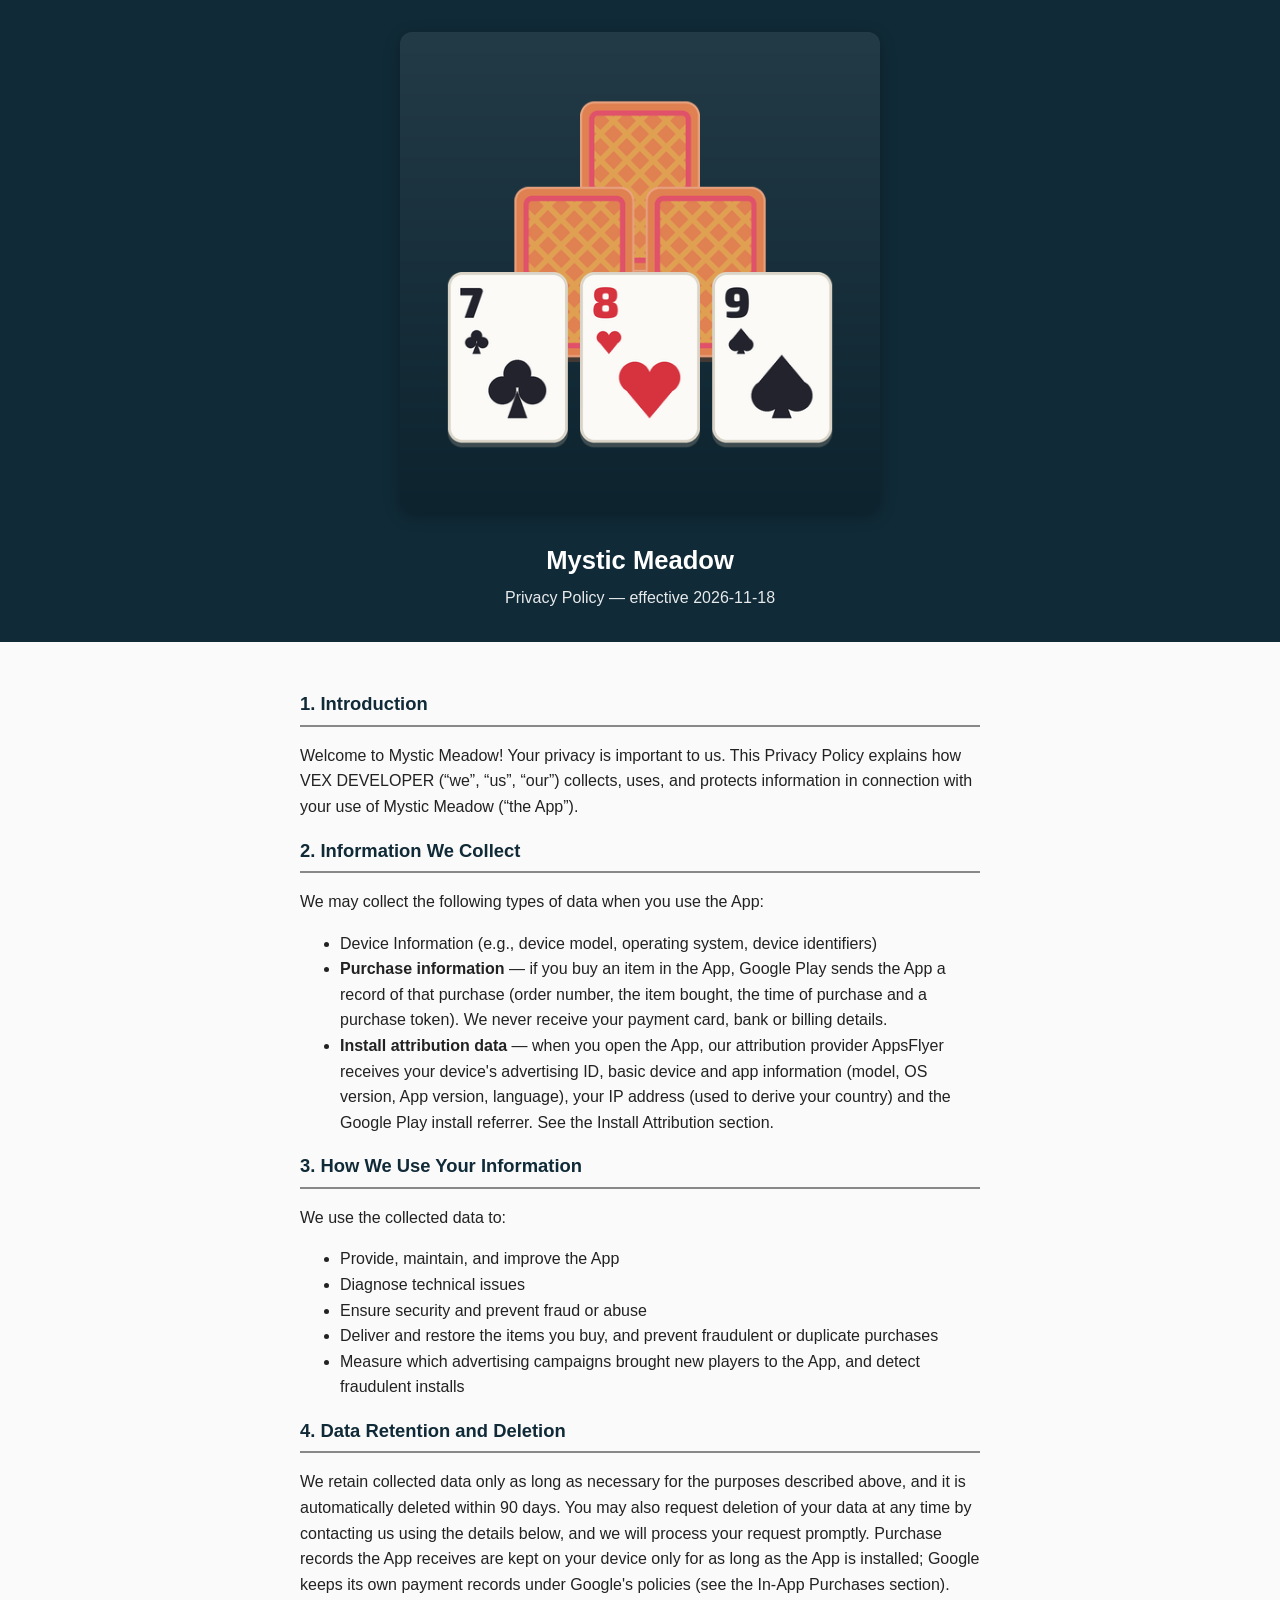
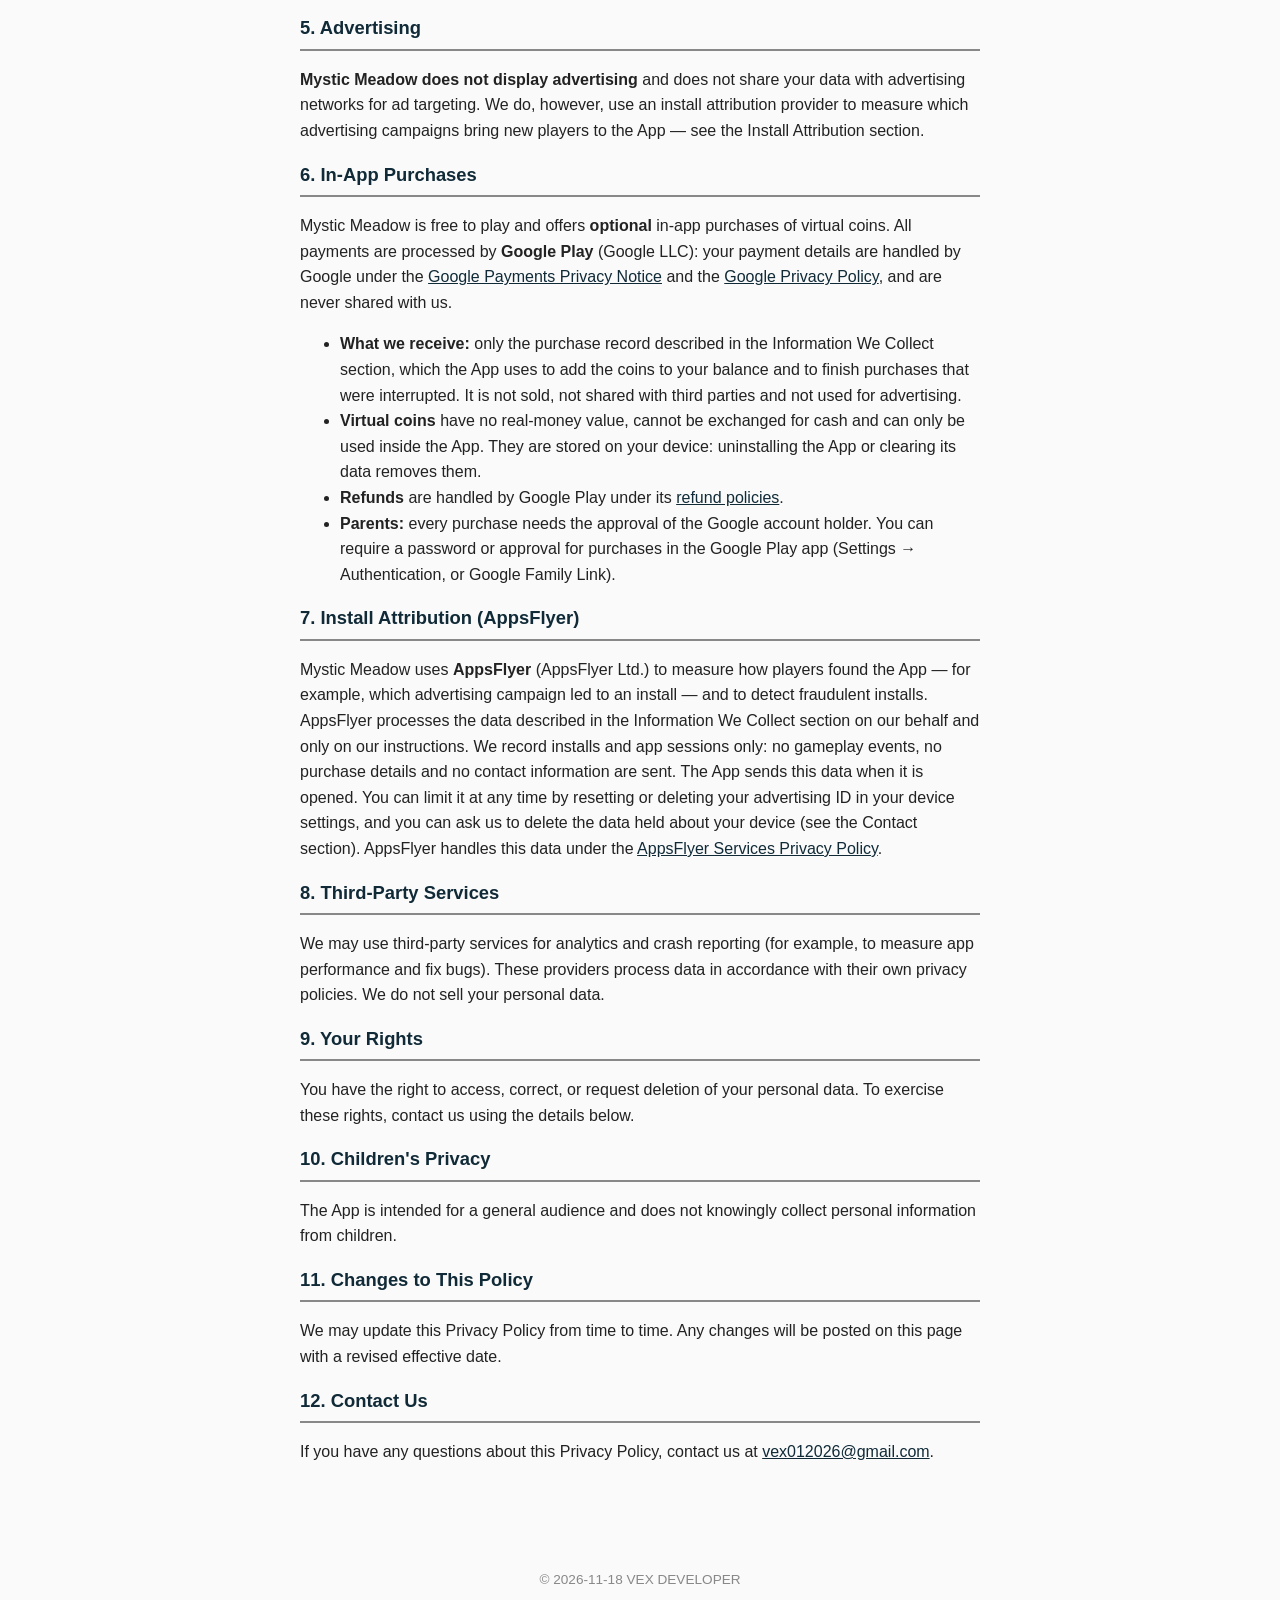
<file: mystic-meadow/index.html>
<!doctype html>
<html lang="en">
<head>
<meta charset="utf-8">
<meta name="viewport" content="width=device-width, initial-scale=1">
<title>Mystic Meadow — Privacy Policy</title>
<style>
  :root { --primary: #102A37; --accent: #888888; }
  * { box-sizing: border-box; }
  body { margin: 0; font-family: -apple-system, Segoe UI, Roboto, Helvetica, Arial, sans-serif;
         color: #222; background: #fafafa; line-height: 1.6; }
  header { background: var(--primary); padding: 32px 16px; text-align: center; color: #fff; }
  header img { max-width: 480px; width: 100%; height: auto; border-radius: 12px; box-shadow: 0 4px 16px rgba(0,0,0,0.25); }
  header h1 { margin: 20px 0 4px; font-size: 1.6rem; }
  header p { margin: 0; opacity: 0.9; }
  main { max-width: 720px; margin: 0 auto; padding: 32px 20px 64px; }
  h2 { color: var(--primary); border-bottom: 2px solid var(--accent); padding-bottom: 6px; font-size: 1.15rem; }
  a { color: var(--primary); }
  footer { text-align: center; padding: 24px; color: #888; font-size: 0.85rem; }
</style>
</head>
<body>
<header>
  <img src="banner.png" alt="Mystic Meadow banner">
  <h1>Mystic Meadow</h1>
  <p>Privacy Policy — effective 2026-11-18</p>
</header>
<main>
  <h2>1. Introduction</h2>
  <p>
    Welcome to Mystic Meadow! Your privacy is important to us. This Privacy Policy
    explains how VEX DEVELOPER (&ldquo;we&rdquo;, &ldquo;us&rdquo;,
    &ldquo;our&rdquo;) collects, uses, and protects information in connection with
    your use of Mystic Meadow (&ldquo;the App&rdquo;).
  </p>

  <h2>2. Information We Collect</h2>
  <p>We may collect the following types of data when you use the App:</p>
  <ul>
    <li>Device Information (e.g., device model, operating system, device identifiers)</li>
    <li><strong>Purchase information</strong> — if you buy an item in the App, Google Play sends
      the App a record of that purchase (order number, the item bought, the time of purchase and a
      purchase token). We never receive your payment card, bank or billing details.</li>
    <li><strong>Install attribution data</strong> — when you open the App, our attribution provider
      AppsFlyer receives your device's advertising ID, basic device and app information (model, OS
      version, App version, language), your IP address (used to derive your country) and the Google Play
      install referrer. See the Install Attribution section.</li>
  </ul>

  <h2>3. How We Use Your Information</h2>
  <p>We use the collected data to:</p>
  <ul>
    <li>Provide, maintain, and improve the App</li>
    <li>Diagnose technical issues</li>
    <li>Ensure security and prevent fraud or abuse</li>
    <li>Deliver and restore the items you buy, and prevent fraudulent or duplicate purchases</li>
    <li>Measure which advertising campaigns brought new players to the App, and detect fraudulent
      installs</li>
  </ul>

  <h2>4. Data Retention and Deletion</h2>
  <p>
    We retain collected data only as long as necessary for the purposes described
    above, and it is automatically deleted within 90 days. You may also request
    deletion of your data at any time by contacting us using the details below,
    and we will process your request promptly. Purchase records the App receives are kept on your device only for as
    long as the App is installed; Google keeps its own payment records under Google's policies
    (see the In-App Purchases section).
  </p>

  <h2>5. Advertising</h2>
  <p>
    <strong>Mystic Meadow does not display advertising</strong> and does not share
    your data with advertising networks for ad targeting. We do, however, use an install attribution provider to measure which
    advertising campaigns bring new players to the App — see the Install Attribution section.
  </p>
  <h2>6. In-App Purchases</h2>
  <p>
    Mystic Meadow is free to play and offers <strong>optional</strong> in-app purchases of virtual
    coins. All payments are processed by <strong>Google Play</strong> (Google LLC): your payment
    details are handled by Google under the
    <a href="https://payments.google.com/payments/apis-secure/u/0/get_legal_document?ldo=0&amp;ldt=privacynotice" target="_blank" rel="noopener">Google Payments Privacy Notice</a>
    and the <a href="https://policies.google.com/privacy" target="_blank" rel="noopener">Google Privacy Policy</a>,
    and are never shared with us.
  </p>
  <ul>
    <li><strong>What we receive:</strong> only the purchase record described in the Information We
      Collect section, which the App uses to add the coins to your balance and to finish purchases
      that were interrupted. It is not sold, not shared with third parties and not used for
      advertising.</li>
    <li><strong>Virtual coins</strong> have no real-money value, cannot be exchanged for cash and can
      only be used inside the App. They are stored on your device: uninstalling the App or clearing
      its data removes them.</li>
    <li><strong>Refunds</strong> are handled by Google Play under its
      <a href="https://support.google.com/googleplay/answer/2479637" target="_blank" rel="noopener">refund policies</a>.</li>
    <li><strong>Parents:</strong> every purchase needs the approval of the Google account holder.
      You can require a password or approval for purchases in the Google Play app
      (Settings &rarr; Authentication, or Google Family Link).</li>
  </ul>

  <h2>7. Install Attribution (AppsFlyer)</h2>
  <p>
    Mystic Meadow uses <strong>AppsFlyer</strong> (AppsFlyer Ltd.) to measure how players found the App —
    for example, which advertising campaign led to an install — and to detect fraudulent installs.
    AppsFlyer processes the data described in the Information We Collect section on our behalf and
    only on our instructions. We record installs and app sessions only: no gameplay events, no
    purchase details and no contact information are sent. The App sends this data when it is opened. You can limit it at any time by
    resetting or deleting your advertising ID in your device settings, and you can ask us to delete
    the data held about your device (see the Contact section). AppsFlyer handles this data under the
    <a href="https://www.appsflyer.com/legal/services-privacy-policy/" target="_blank" rel="noopener">AppsFlyer Services Privacy Policy</a>.
  </p>

  <h2>8. Third-Party Services</h2>
  <p>
    We may use third-party services for analytics and crash reporting (for example,
    to measure app performance and fix bugs). These providers process data in
    accordance with their own privacy policies. We do not sell your personal data.
  </p>

  <h2>9. Your Rights</h2>
  <p>
    You have the right to access, correct, or request deletion of your personal
    data. To exercise these rights, contact us using the details below.
  </p>

  <h2>10. Children's Privacy</h2>
  <p>
    The App is intended for a general audience and does not knowingly collect
    personal information from children.
  </p>

  <h2>11. Changes to This Policy</h2>
  <p>
    We may update this Privacy Policy from time to time. Any changes will be posted
    on this page with a revised effective date.
  </p>

  <h2>12. Contact Us</h2>
  <p>
    If you have any questions about this Privacy Policy, contact us at
    <a href="mailto:vex012026@gmail.com">vex012026@gmail.com</a>.
  </p>
</main>
<footer>
  &copy; 2026-11-18 VEX DEVELOPER
</footer>
</body>
</html>
</file>
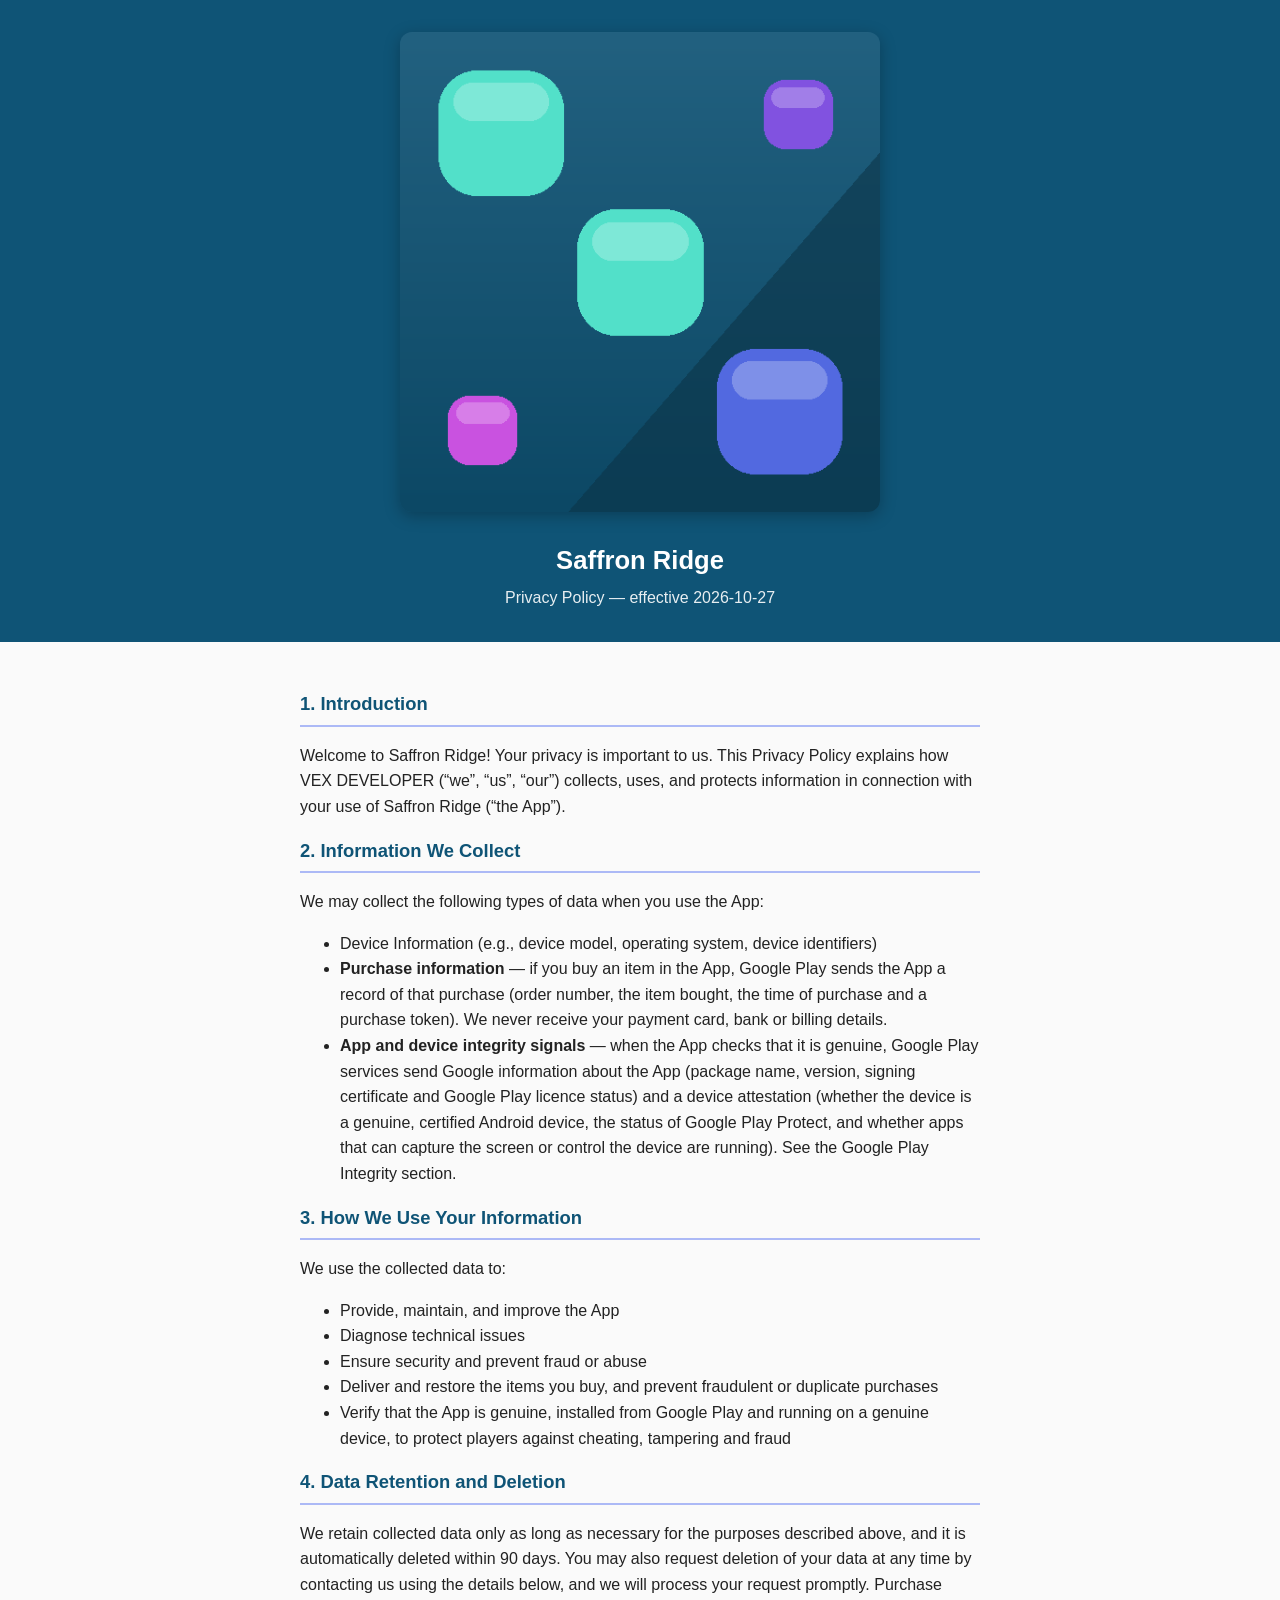
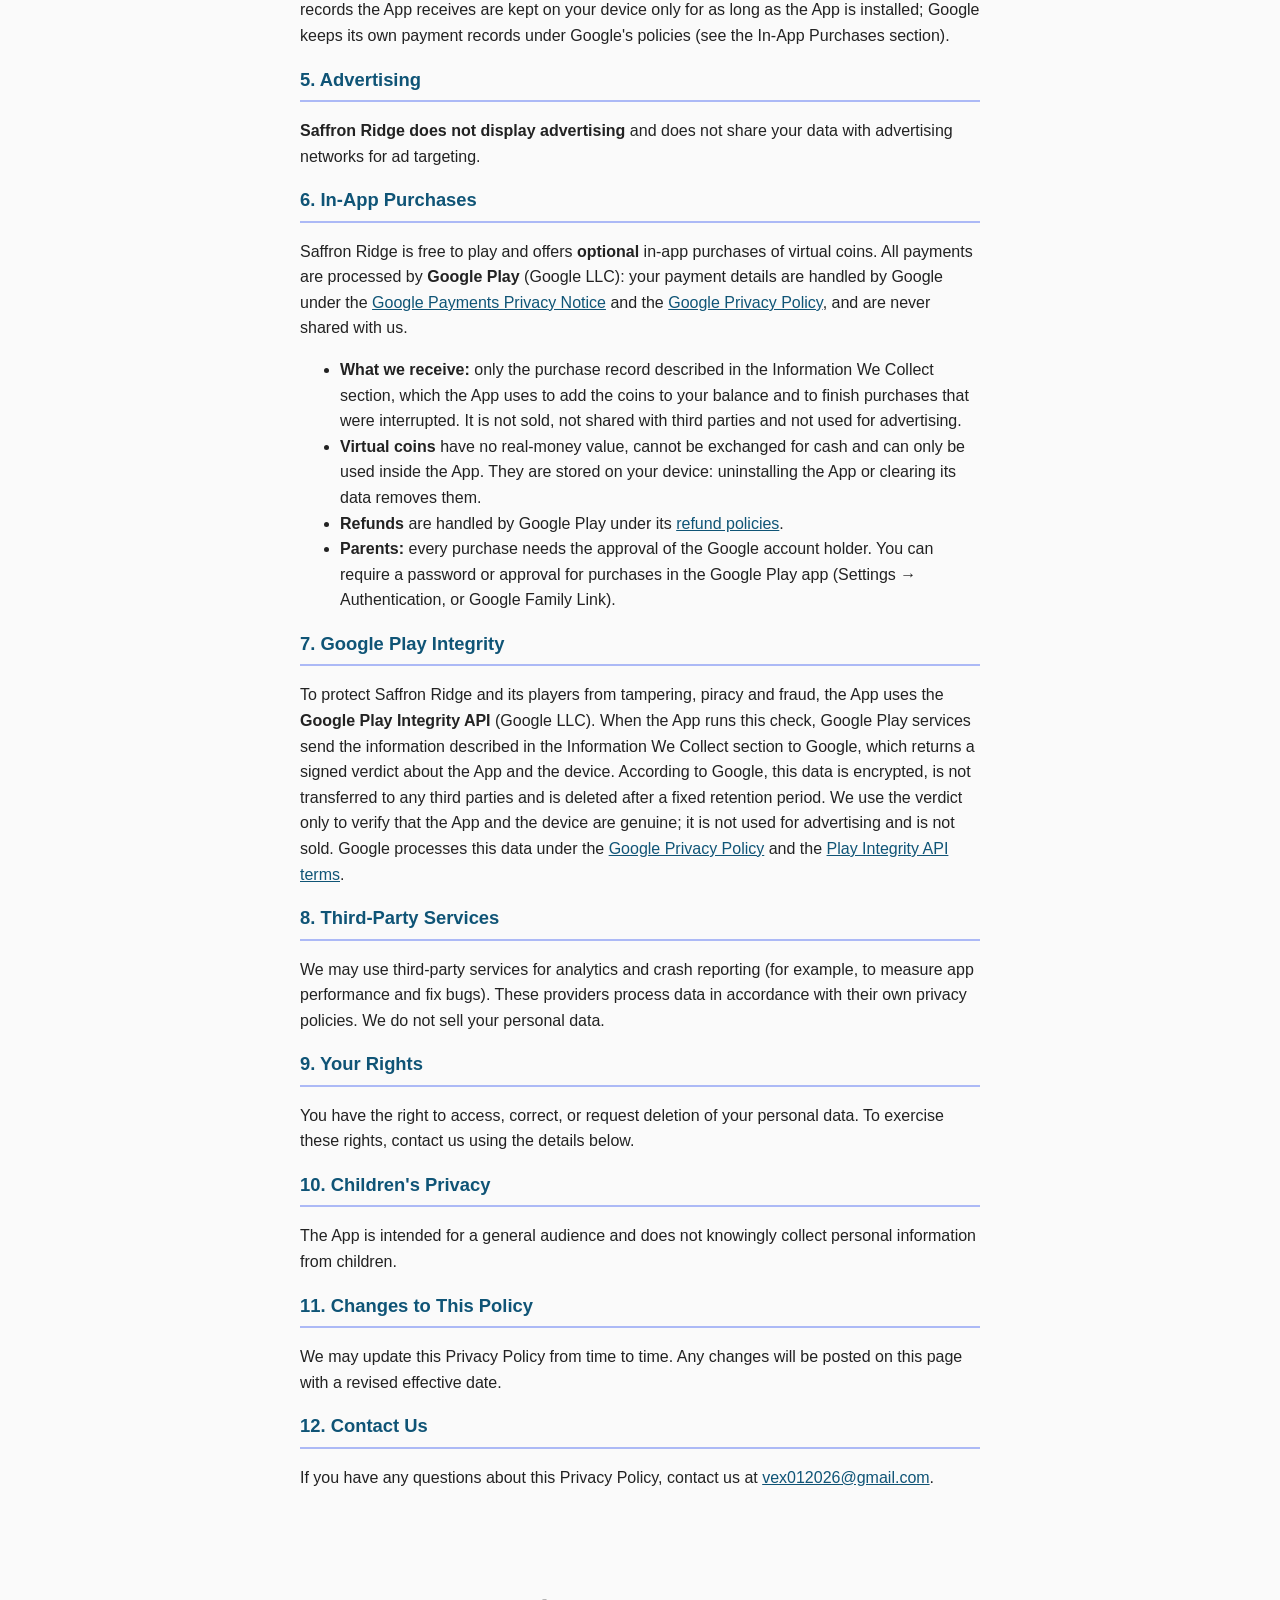
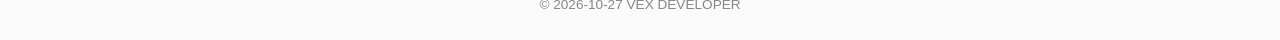
<file: saffron-ridge/index.html>
<!doctype html>
<html lang="en">
<head>
<meta charset="utf-8">
<meta name="viewport" content="width=device-width, initial-scale=1">
<title>Saffron Ridge — Privacy Policy</title>
<style>
  :root { --primary: #0F5476; --accent: #ACB9F6; }
  * { box-sizing: border-box; }
  body { margin: 0; font-family: -apple-system, Segoe UI, Roboto, Helvetica, Arial, sans-serif;
         color: #222; background: #fafafa; line-height: 1.6; }
  header { background: var(--primary); padding: 32px 16px; text-align: center; color: #fff; }
  header img { max-width: 480px; width: 100%; height: auto; border-radius: 12px; box-shadow: 0 4px 16px rgba(0,0,0,0.25); }
  header h1 { margin: 20px 0 4px; font-size: 1.6rem; }
  header p { margin: 0; opacity: 0.9; }
  main { max-width: 720px; margin: 0 auto; padding: 32px 20px 64px; }
  h2 { color: var(--primary); border-bottom: 2px solid var(--accent); padding-bottom: 6px; font-size: 1.15rem; }
  a { color: var(--primary); }
  footer { text-align: center; padding: 24px; color: #888; font-size: 0.85rem; }
</style>
</head>
<body>
<header>
  <img src="banner.png" alt="Saffron Ridge banner">
  <h1>Saffron Ridge</h1>
  <p>Privacy Policy — effective 2026-10-27</p>
</header>
<main>
  <h2>1. Introduction</h2>
  <p>
    Welcome to Saffron Ridge! Your privacy is important to us. This Privacy Policy
    explains how VEX DEVELOPER (&ldquo;we&rdquo;, &ldquo;us&rdquo;,
    &ldquo;our&rdquo;) collects, uses, and protects information in connection with
    your use of Saffron Ridge (&ldquo;the App&rdquo;).
  </p>

  <h2>2. Information We Collect</h2>
  <p>We may collect the following types of data when you use the App:</p>
  <ul>
    <li>Device Information (e.g., device model, operating system, device identifiers)</li>
    <li><strong>Purchase information</strong> — if you buy an item in the App, Google Play sends
      the App a record of that purchase (order number, the item bought, the time of purchase and a
      purchase token). We never receive your payment card, bank or billing details.</li>
    <li><strong>App and device integrity signals</strong> — when the App checks that it is genuine, Google
      Play services send Google information about the App (package name, version, signing certificate
      and Google Play licence status) and a device attestation (whether the device is a genuine,
      certified Android device, the status of Google Play Protect, and whether apps that can capture the
      screen or control the device are running). See the Google Play Integrity section.</li>
  </ul>

  <h2>3. How We Use Your Information</h2>
  <p>We use the collected data to:</p>
  <ul>
    <li>Provide, maintain, and improve the App</li>
    <li>Diagnose technical issues</li>
    <li>Ensure security and prevent fraud or abuse</li>
    <li>Deliver and restore the items you buy, and prevent fraudulent or duplicate purchases</li>
    <li>Verify that the App is genuine, installed from Google Play and running on a genuine device, to
      protect players against cheating, tampering and fraud</li>
  </ul>

  <h2>4. Data Retention and Deletion</h2>
  <p>
    We retain collected data only as long as necessary for the purposes described
    above, and it is automatically deleted within 90 days. You may also request
    deletion of your data at any time by contacting us using the details below,
    and we will process your request promptly. Purchase records the App receives are kept on your device only for as
    long as the App is installed; Google keeps its own payment records under Google's policies
    (see the In-App Purchases section).
  </p>

  <h2>5. Advertising</h2>
  <p>
    <strong>Saffron Ridge does not display advertising</strong> and does not share
    your data with advertising networks for ad targeting.
  </p>
  <h2>6. In-App Purchases</h2>
  <p>
    Saffron Ridge is free to play and offers <strong>optional</strong> in-app purchases of virtual
    coins. All payments are processed by <strong>Google Play</strong> (Google LLC): your payment
    details are handled by Google under the
    <a href="https://payments.google.com/payments/apis-secure/u/0/get_legal_document?ldo=0&amp;ldt=privacynotice" target="_blank" rel="noopener">Google Payments Privacy Notice</a>
    and the <a href="https://policies.google.com/privacy" target="_blank" rel="noopener">Google Privacy Policy</a>,
    and are never shared with us.
  </p>
  <ul>
    <li><strong>What we receive:</strong> only the purchase record described in the Information We
      Collect section, which the App uses to add the coins to your balance and to finish purchases
      that were interrupted. It is not sold, not shared with third parties and not used for
      advertising.</li>
    <li><strong>Virtual coins</strong> have no real-money value, cannot be exchanged for cash and can
      only be used inside the App. They are stored on your device: uninstalling the App or clearing
      its data removes them.</li>
    <li><strong>Refunds</strong> are handled by Google Play under its
      <a href="https://support.google.com/googleplay/answer/2479637" target="_blank" rel="noopener">refund policies</a>.</li>
    <li><strong>Parents:</strong> every purchase needs the approval of the Google account holder.
      You can require a password or approval for purchases in the Google Play app
      (Settings &rarr; Authentication, or Google Family Link).</li>
  </ul>

  <h2>7. Google Play Integrity</h2>
  <p>
    To protect Saffron Ridge and its players from tampering, piracy and fraud, the App uses the
    <strong>Google Play Integrity API</strong> (Google LLC). When the App runs this check, Google Play
    services send the information described in the Information We Collect section to Google, which
    returns a signed verdict about the App and the device. According to Google, this data is encrypted,
    is not transferred to any third parties and is deleted after a fixed retention period. We use the
    verdict only to verify that the App and the device are genuine; it is not used for advertising and
    is not sold. Google processes this data under the
    <a href="https://policies.google.com/privacy" target="_blank" rel="noopener">Google Privacy Policy</a>
    and the <a href="https://developer.android.com/google/play/integrity/terms" target="_blank" rel="noopener">Play Integrity API terms</a>.
  </p>

  <h2>8. Third-Party Services</h2>
  <p>
    We may use third-party services for analytics and crash reporting (for example,
    to measure app performance and fix bugs). These providers process data in
    accordance with their own privacy policies. We do not sell your personal data.
  </p>

  <h2>9. Your Rights</h2>
  <p>
    You have the right to access, correct, or request deletion of your personal
    data. To exercise these rights, contact us using the details below.
  </p>

  <h2>10. Children's Privacy</h2>
  <p>
    The App is intended for a general audience and does not knowingly collect
    personal information from children.
  </p>

  <h2>11. Changes to This Policy</h2>
  <p>
    We may update this Privacy Policy from time to time. Any changes will be posted
    on this page with a revised effective date.
  </p>

  <h2>12. Contact Us</h2>
  <p>
    If you have any questions about this Privacy Policy, contact us at
    <a href="mailto:vex012026@gmail.com">vex012026@gmail.com</a>.
  </p>
</main>
<footer>
  &copy; 2026-10-27 VEX DEVELOPER
</footer>
</body>
</html>
</file>
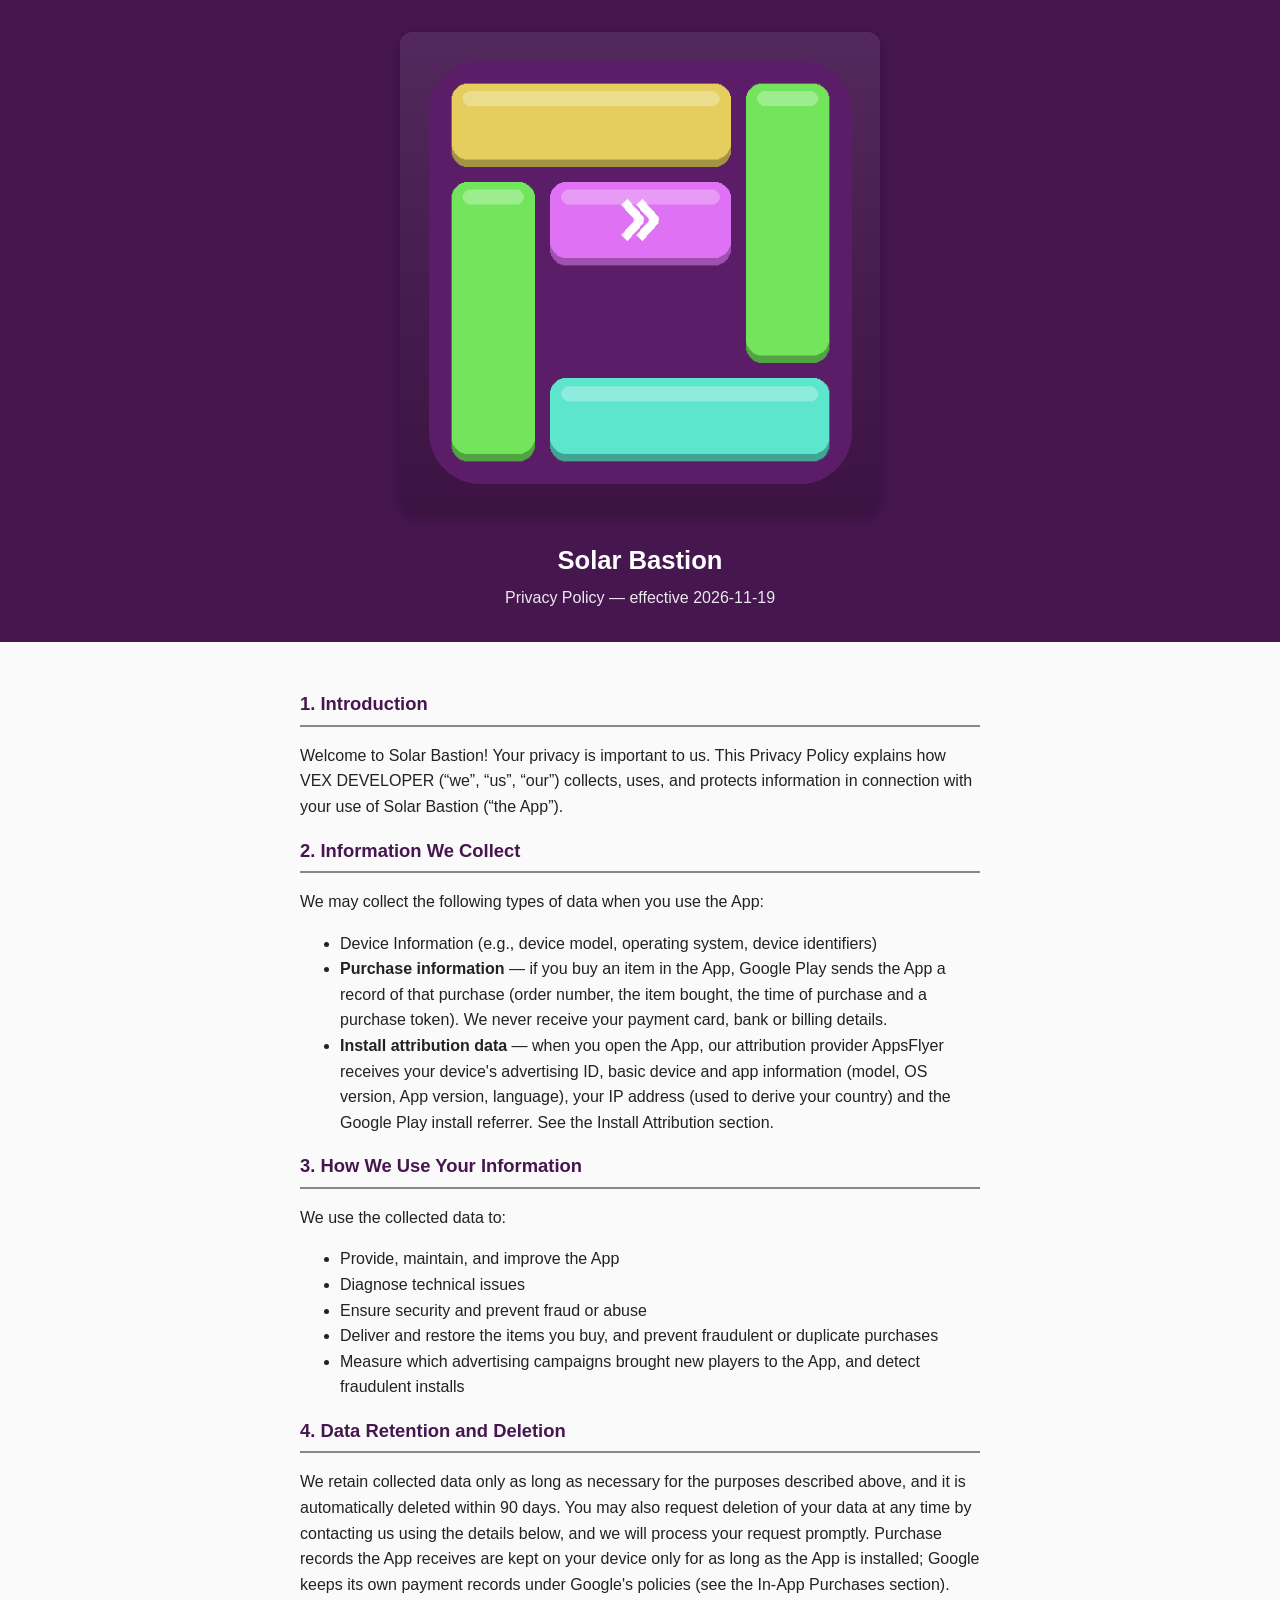
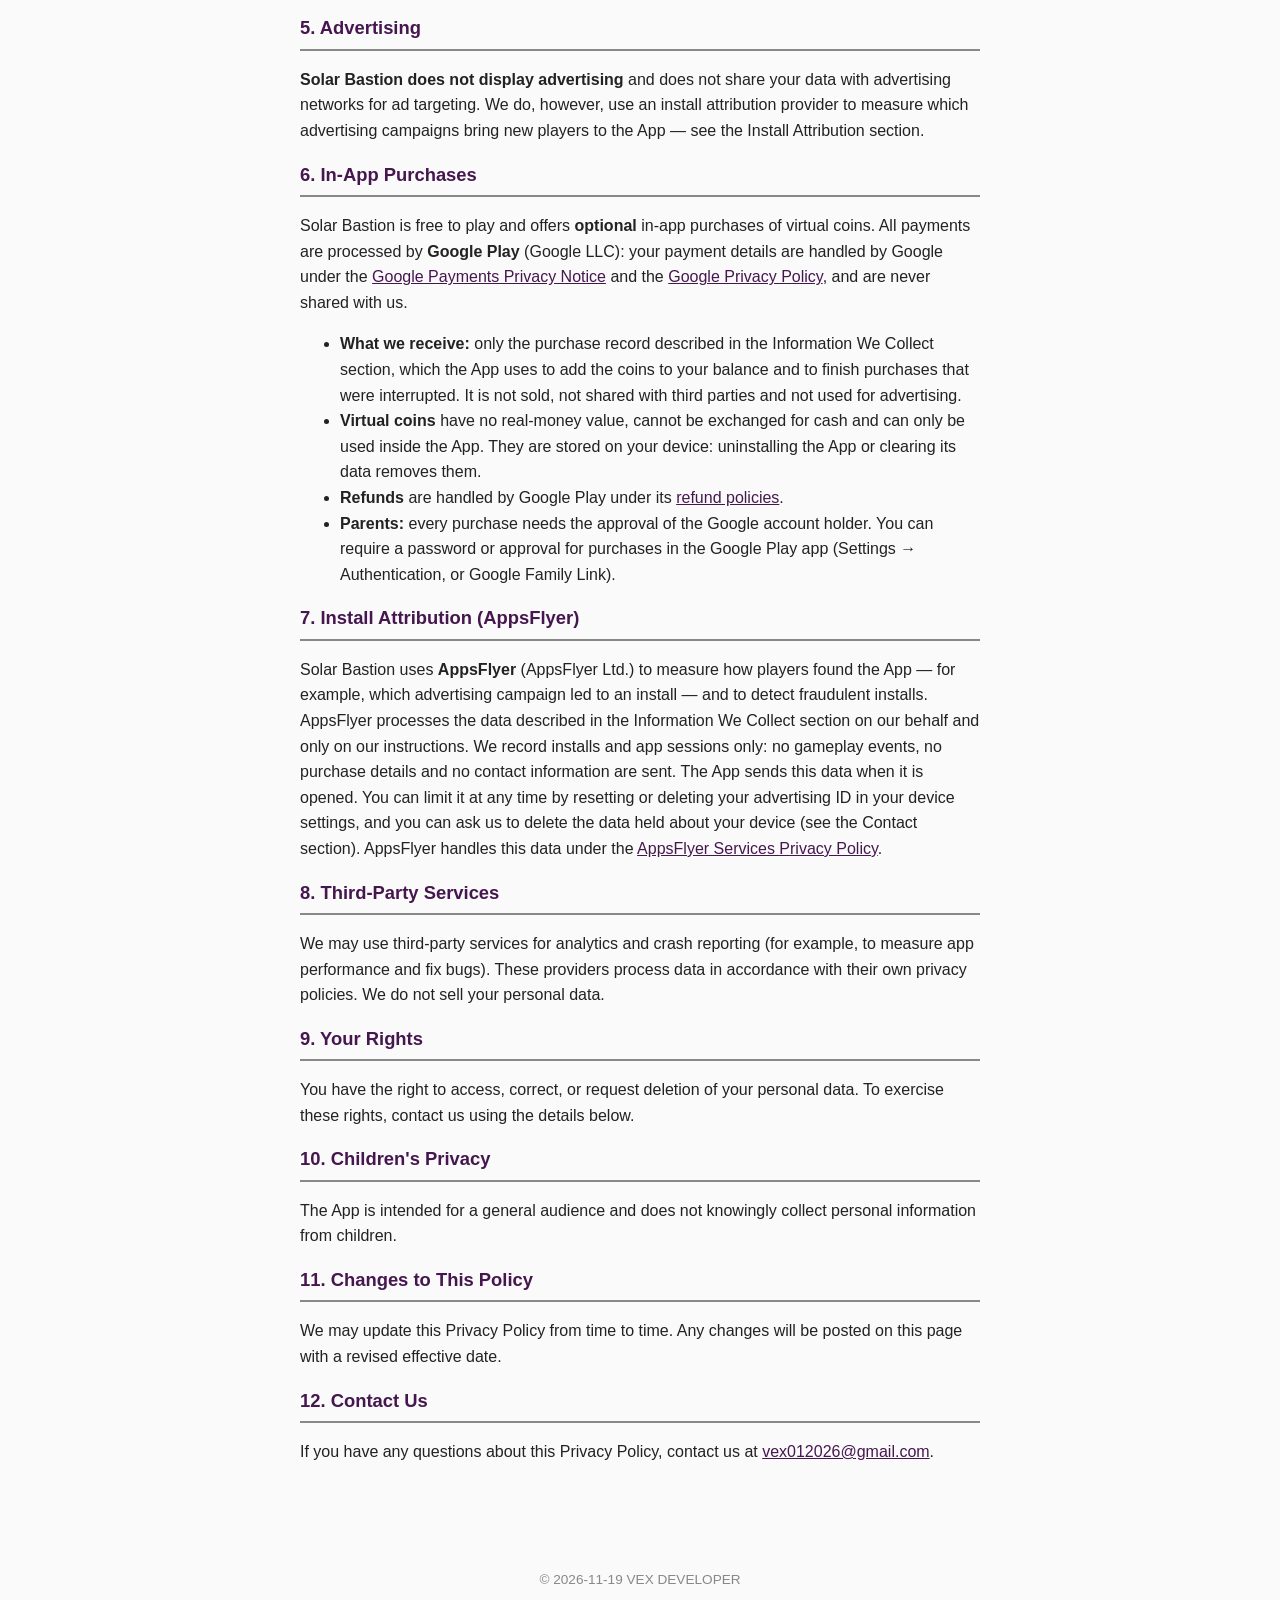
<file: solar-bastion/index.html>
<!doctype html>
<html lang="en">
<head>
<meta charset="utf-8">
<meta name="viewport" content="width=device-width, initial-scale=1">
<title>Solar Bastion — Privacy Policy</title>
<style>
  :root { --primary: #46174F; --accent: #888888; }
  * { box-sizing: border-box; }
  body { margin: 0; font-family: -apple-system, Segoe UI, Roboto, Helvetica, Arial, sans-serif;
         color: #222; background: #fafafa; line-height: 1.6; }
  header { background: var(--primary); padding: 32px 16px; text-align: center; color: #fff; }
  header img { max-width: 480px; width: 100%; height: auto; border-radius: 12px; box-shadow: 0 4px 16px rgba(0,0,0,0.25); }
  header h1 { margin: 20px 0 4px; font-size: 1.6rem; }
  header p { margin: 0; opacity: 0.9; }
  main { max-width: 720px; margin: 0 auto; padding: 32px 20px 64px; }
  h2 { color: var(--primary); border-bottom: 2px solid var(--accent); padding-bottom: 6px; font-size: 1.15rem; }
  a { color: var(--primary); }
  footer { text-align: center; padding: 24px; color: #888; font-size: 0.85rem; }
</style>
</head>
<body>
<header>
  <img src="banner.png" alt="Solar Bastion banner">
  <h1>Solar Bastion</h1>
  <p>Privacy Policy — effective 2026-11-19</p>
</header>
<main>
  <h2>1. Introduction</h2>
  <p>
    Welcome to Solar Bastion! Your privacy is important to us. This Privacy Policy
    explains how VEX DEVELOPER (&ldquo;we&rdquo;, &ldquo;us&rdquo;,
    &ldquo;our&rdquo;) collects, uses, and protects information in connection with
    your use of Solar Bastion (&ldquo;the App&rdquo;).
  </p>

  <h2>2. Information We Collect</h2>
  <p>We may collect the following types of data when you use the App:</p>
  <ul>
    <li>Device Information (e.g., device model, operating system, device identifiers)</li>
    <li><strong>Purchase information</strong> — if you buy an item in the App, Google Play sends
      the App a record of that purchase (order number, the item bought, the time of purchase and a
      purchase token). We never receive your payment card, bank or billing details.</li>
    <li><strong>Install attribution data</strong> — when you open the App, our attribution provider
      AppsFlyer receives your device's advertising ID, basic device and app information (model, OS
      version, App version, language), your IP address (used to derive your country) and the Google Play
      install referrer. See the Install Attribution section.</li>
  </ul>

  <h2>3. How We Use Your Information</h2>
  <p>We use the collected data to:</p>
  <ul>
    <li>Provide, maintain, and improve the App</li>
    <li>Diagnose technical issues</li>
    <li>Ensure security and prevent fraud or abuse</li>
    <li>Deliver and restore the items you buy, and prevent fraudulent or duplicate purchases</li>
    <li>Measure which advertising campaigns brought new players to the App, and detect fraudulent
      installs</li>
  </ul>

  <h2>4. Data Retention and Deletion</h2>
  <p>
    We retain collected data only as long as necessary for the purposes described
    above, and it is automatically deleted within 90 days. You may also request
    deletion of your data at any time by contacting us using the details below,
    and we will process your request promptly. Purchase records the App receives are kept on your device only for as
    long as the App is installed; Google keeps its own payment records under Google's policies
    (see the In-App Purchases section).
  </p>

  <h2>5. Advertising</h2>
  <p>
    <strong>Solar Bastion does not display advertising</strong> and does not share
    your data with advertising networks for ad targeting. We do, however, use an install attribution provider to measure which
    advertising campaigns bring new players to the App — see the Install Attribution section.
  </p>
  <h2>6. In-App Purchases</h2>
  <p>
    Solar Bastion is free to play and offers <strong>optional</strong> in-app purchases of virtual
    coins. All payments are processed by <strong>Google Play</strong> (Google LLC): your payment
    details are handled by Google under the
    <a href="https://payments.google.com/payments/apis-secure/u/0/get_legal_document?ldo=0&amp;ldt=privacynotice" target="_blank" rel="noopener">Google Payments Privacy Notice</a>
    and the <a href="https://policies.google.com/privacy" target="_blank" rel="noopener">Google Privacy Policy</a>,
    and are never shared with us.
  </p>
  <ul>
    <li><strong>What we receive:</strong> only the purchase record described in the Information We
      Collect section, which the App uses to add the coins to your balance and to finish purchases
      that were interrupted. It is not sold, not shared with third parties and not used for
      advertising.</li>
    <li><strong>Virtual coins</strong> have no real-money value, cannot be exchanged for cash and can
      only be used inside the App. They are stored on your device: uninstalling the App or clearing
      its data removes them.</li>
    <li><strong>Refunds</strong> are handled by Google Play under its
      <a href="https://support.google.com/googleplay/answer/2479637" target="_blank" rel="noopener">refund policies</a>.</li>
    <li><strong>Parents:</strong> every purchase needs the approval of the Google account holder.
      You can require a password or approval for purchases in the Google Play app
      (Settings &rarr; Authentication, or Google Family Link).</li>
  </ul>

  <h2>7. Install Attribution (AppsFlyer)</h2>
  <p>
    Solar Bastion uses <strong>AppsFlyer</strong> (AppsFlyer Ltd.) to measure how players found the App —
    for example, which advertising campaign led to an install — and to detect fraudulent installs.
    AppsFlyer processes the data described in the Information We Collect section on our behalf and
    only on our instructions. We record installs and app sessions only: no gameplay events, no
    purchase details and no contact information are sent. The App sends this data when it is opened. You can limit it at any time by
    resetting or deleting your advertising ID in your device settings, and you can ask us to delete
    the data held about your device (see the Contact section). AppsFlyer handles this data under the
    <a href="https://www.appsflyer.com/legal/services-privacy-policy/" target="_blank" rel="noopener">AppsFlyer Services Privacy Policy</a>.
  </p>

  <h2>8. Third-Party Services</h2>
  <p>
    We may use third-party services for analytics and crash reporting (for example,
    to measure app performance and fix bugs). These providers process data in
    accordance with their own privacy policies. We do not sell your personal data.
  </p>

  <h2>9. Your Rights</h2>
  <p>
    You have the right to access, correct, or request deletion of your personal
    data. To exercise these rights, contact us using the details below.
  </p>

  <h2>10. Children's Privacy</h2>
  <p>
    The App is intended for a general audience and does not knowingly collect
    personal information from children.
  </p>

  <h2>11. Changes to This Policy</h2>
  <p>
    We may update this Privacy Policy from time to time. Any changes will be posted
    on this page with a revised effective date.
  </p>

  <h2>12. Contact Us</h2>
  <p>
    If you have any questions about this Privacy Policy, contact us at
    <a href="mailto:vex012026@gmail.com">vex012026@gmail.com</a>.
  </p>
</main>
<footer>
  &copy; 2026-11-19 VEX DEVELOPER
</footer>
</body>
</html>
</file>
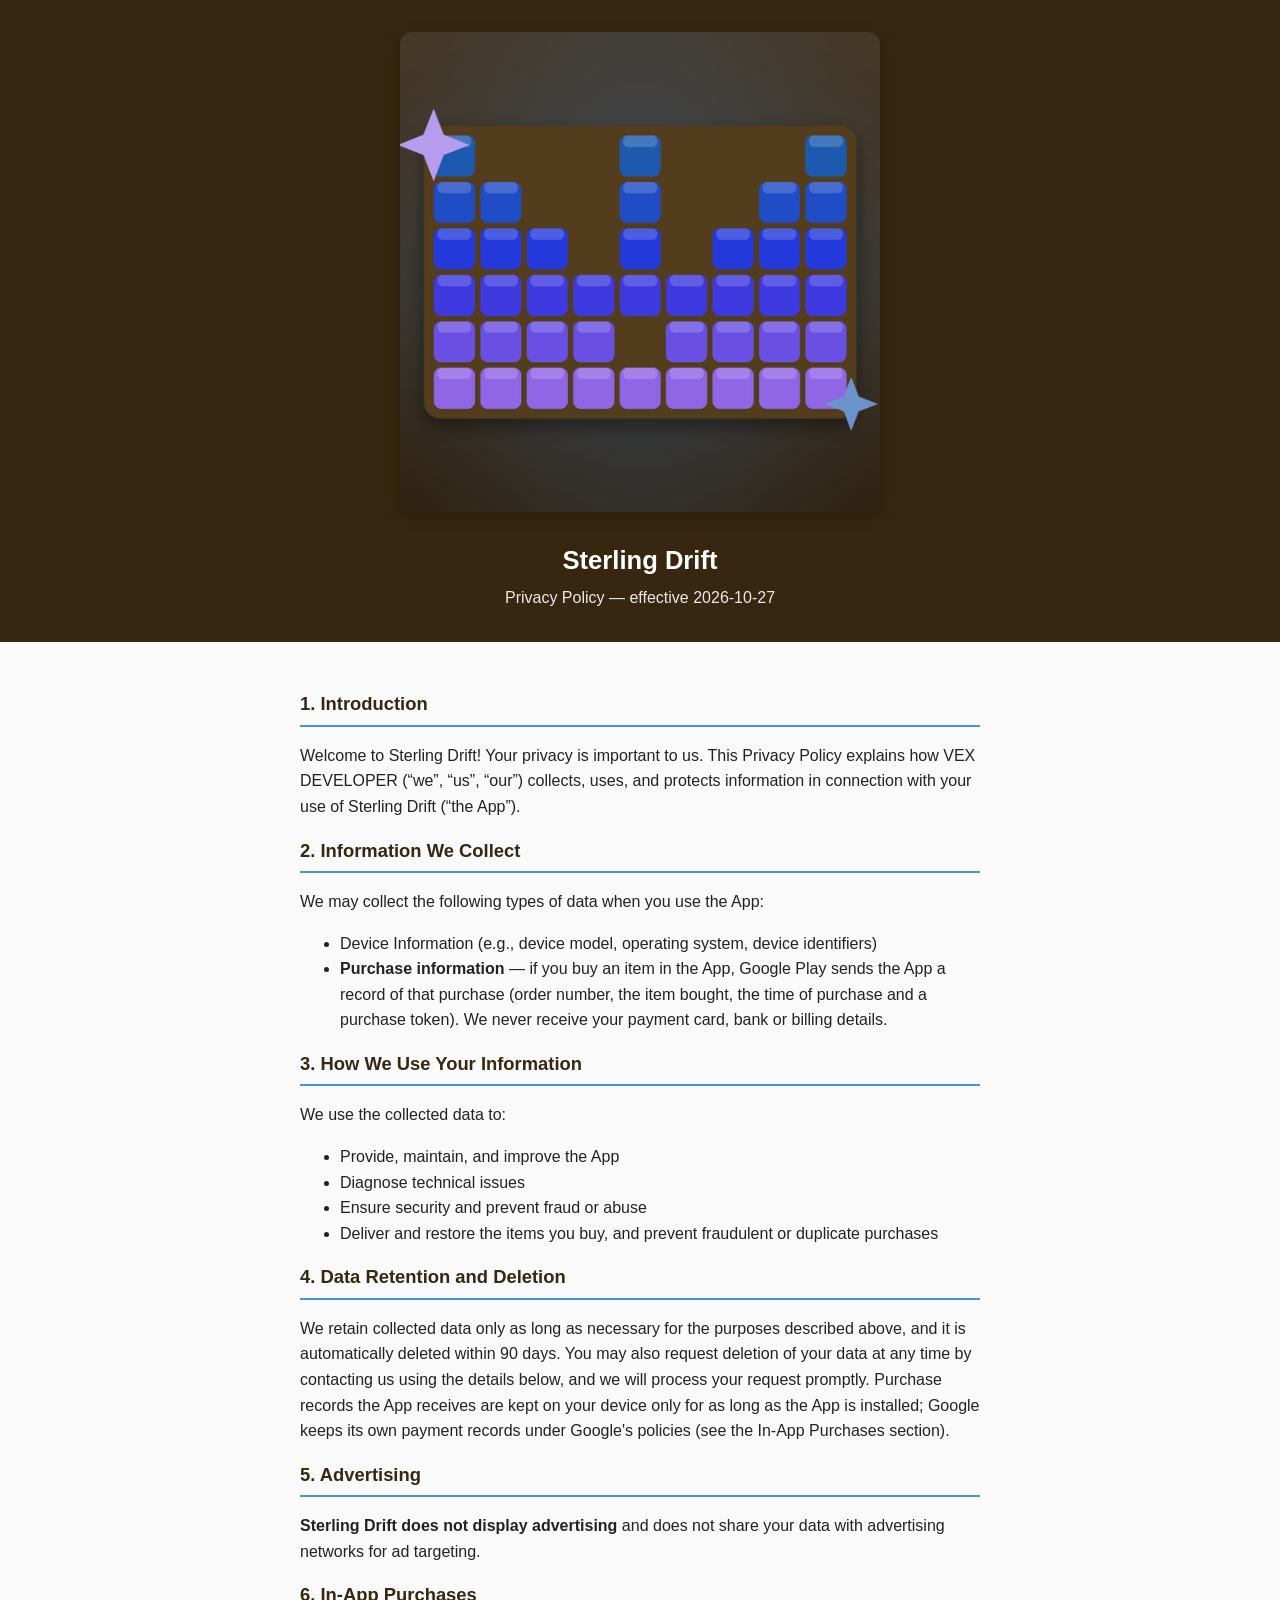
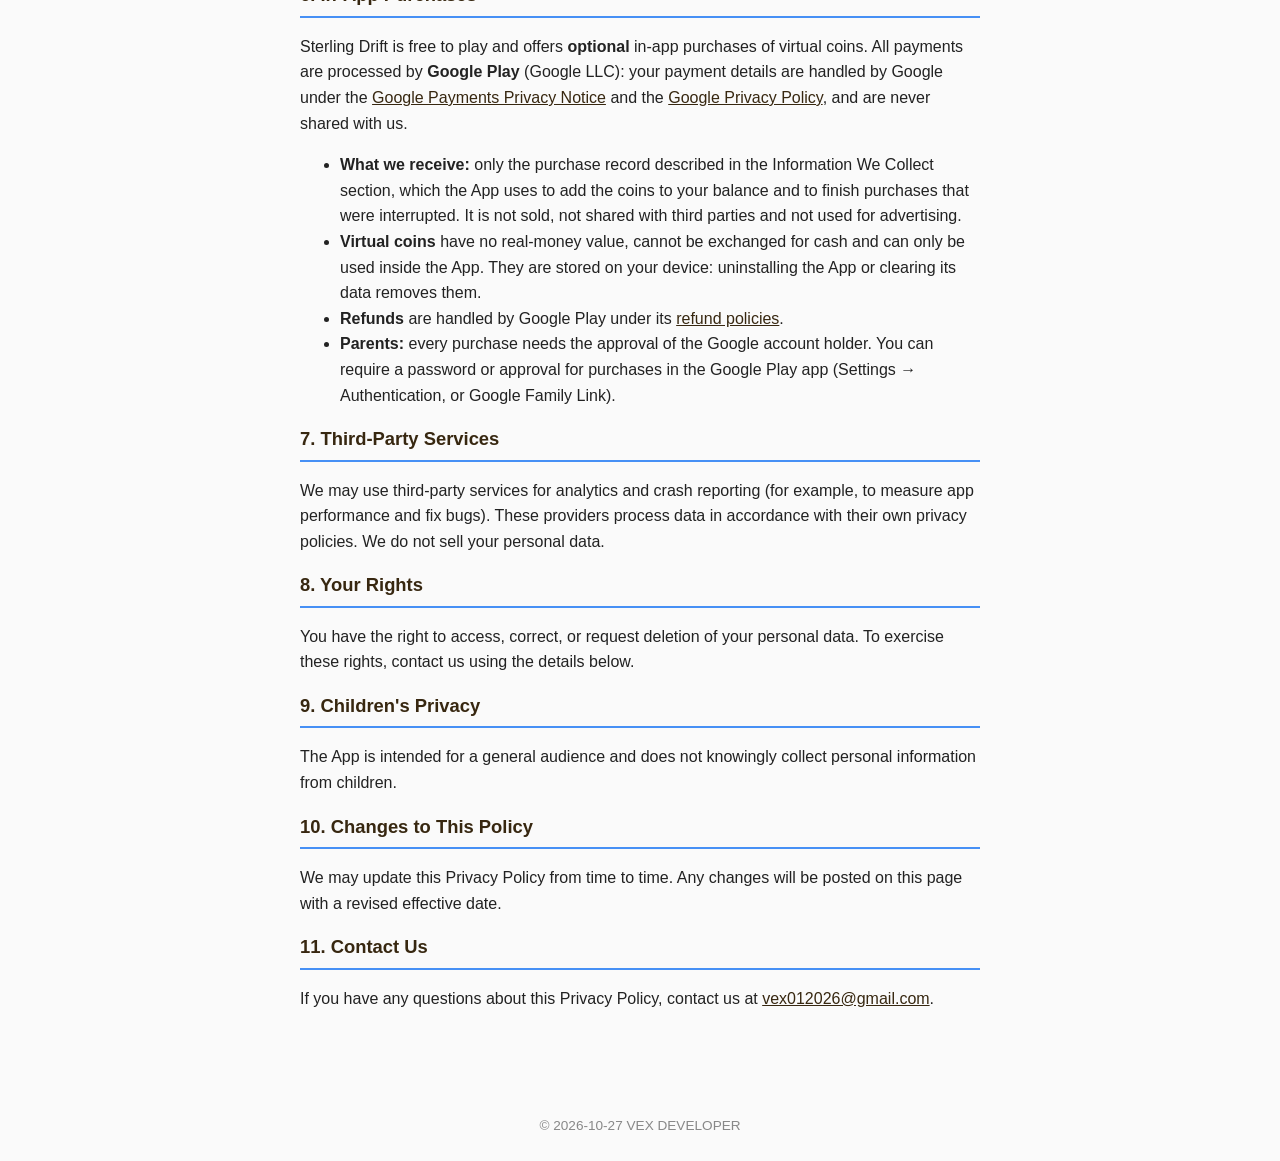
<file: sterling-drift/index.html>
<!doctype html>
<html lang="en">
<head>
<meta charset="utf-8">
<meta name="viewport" content="width=device-width, initial-scale=1">
<title>Sterling Drift — Privacy Policy</title>
<style>
  :root { --primary: #372710; --accent: #4790F5; }
  * { box-sizing: border-box; }
  body { margin: 0; font-family: -apple-system, Segoe UI, Roboto, Helvetica, Arial, sans-serif;
         color: #222; background: #fafafa; line-height: 1.6; }
  header { background: var(--primary); padding: 32px 16px; text-align: center; color: #fff; }
  header img { max-width: 480px; width: 100%; height: auto; border-radius: 12px; box-shadow: 0 4px 16px rgba(0,0,0,0.25); }
  header h1 { margin: 20px 0 4px; font-size: 1.6rem; }
  header p { margin: 0; opacity: 0.9; }
  main { max-width: 720px; margin: 0 auto; padding: 32px 20px 64px; }
  h2 { color: var(--primary); border-bottom: 2px solid var(--accent); padding-bottom: 6px; font-size: 1.15rem; }
  a { color: var(--primary); }
  footer { text-align: center; padding: 24px; color: #888; font-size: 0.85rem; }
</style>
</head>
<body>
<header>
  <img src="banner.png" alt="Sterling Drift banner">
  <h1>Sterling Drift</h1>
  <p>Privacy Policy — effective 2026-10-27</p>
</header>
<main>
  <h2>1. Introduction</h2>
  <p>
    Welcome to Sterling Drift! Your privacy is important to us. This Privacy Policy
    explains how VEX DEVELOPER (&ldquo;we&rdquo;, &ldquo;us&rdquo;,
    &ldquo;our&rdquo;) collects, uses, and protects information in connection with
    your use of Sterling Drift (&ldquo;the App&rdquo;).
  </p>

  <h2>2. Information We Collect</h2>
  <p>We may collect the following types of data when you use the App:</p>
  <ul>
    <li>Device Information (e.g., device model, operating system, device identifiers)</li>
    <li><strong>Purchase information</strong> — if you buy an item in the App, Google Play sends
      the App a record of that purchase (order number, the item bought, the time of purchase and a
      purchase token). We never receive your payment card, bank or billing details.</li>
  </ul>

  <h2>3. How We Use Your Information</h2>
  <p>We use the collected data to:</p>
  <ul>
    <li>Provide, maintain, and improve the App</li>
    <li>Diagnose technical issues</li>
    <li>Ensure security and prevent fraud or abuse</li>
    <li>Deliver and restore the items you buy, and prevent fraudulent or duplicate purchases</li>
  </ul>

  <h2>4. Data Retention and Deletion</h2>
  <p>
    We retain collected data only as long as necessary for the purposes described
    above, and it is automatically deleted within 90 days. You may also request
    deletion of your data at any time by contacting us using the details below,
    and we will process your request promptly. Purchase records the App receives are kept on your device only for as
    long as the App is installed; Google keeps its own payment records under Google's policies
    (see the In-App Purchases section).
  </p>

  <h2>5. Advertising</h2>
  <p>
    <strong>Sterling Drift does not display advertising</strong> and does not share
    your data with advertising networks for ad targeting.
  </p>
  <h2>6. In-App Purchases</h2>
  <p>
    Sterling Drift is free to play and offers <strong>optional</strong> in-app purchases of virtual
    coins. All payments are processed by <strong>Google Play</strong> (Google LLC): your payment
    details are handled by Google under the
    <a href="https://payments.google.com/payments/apis-secure/u/0/get_legal_document?ldo=0&amp;ldt=privacynotice" target="_blank" rel="noopener">Google Payments Privacy Notice</a>
    and the <a href="https://policies.google.com/privacy" target="_blank" rel="noopener">Google Privacy Policy</a>,
    and are never shared with us.
  </p>
  <ul>
    <li><strong>What we receive:</strong> only the purchase record described in the Information We
      Collect section, which the App uses to add the coins to your balance and to finish purchases
      that were interrupted. It is not sold, not shared with third parties and not used for
      advertising.</li>
    <li><strong>Virtual coins</strong> have no real-money value, cannot be exchanged for cash and can
      only be used inside the App. They are stored on your device: uninstalling the App or clearing
      its data removes them.</li>
    <li><strong>Refunds</strong> are handled by Google Play under its
      <a href="https://support.google.com/googleplay/answer/2479637" target="_blank" rel="noopener">refund policies</a>.</li>
    <li><strong>Parents:</strong> every purchase needs the approval of the Google account holder.
      You can require a password or approval for purchases in the Google Play app
      (Settings &rarr; Authentication, or Google Family Link).</li>
  </ul>

  <h2>7. Third-Party Services</h2>
  <p>
    We may use third-party services for analytics and crash reporting (for example,
    to measure app performance and fix bugs). These providers process data in
    accordance with their own privacy policies. We do not sell your personal data.
  </p>

  <h2>8. Your Rights</h2>
  <p>
    You have the right to access, correct, or request deletion of your personal
    data. To exercise these rights, contact us using the details below.
  </p>

  <h2>9. Children's Privacy</h2>
  <p>
    The App is intended for a general audience and does not knowingly collect
    personal information from children.
  </p>

  <h2>10. Changes to This Policy</h2>
  <p>
    We may update this Privacy Policy from time to time. Any changes will be posted
    on this page with a revised effective date.
  </p>

  <h2>11. Contact Us</h2>
  <p>
    If you have any questions about this Privacy Policy, contact us at
    <a href="mailto:vex012026@gmail.com">vex012026@gmail.com</a>.
  </p>
</main>
<footer>
  &copy; 2026-10-27 VEX DEVELOPER
</footer>
</body>
</html>
</file>
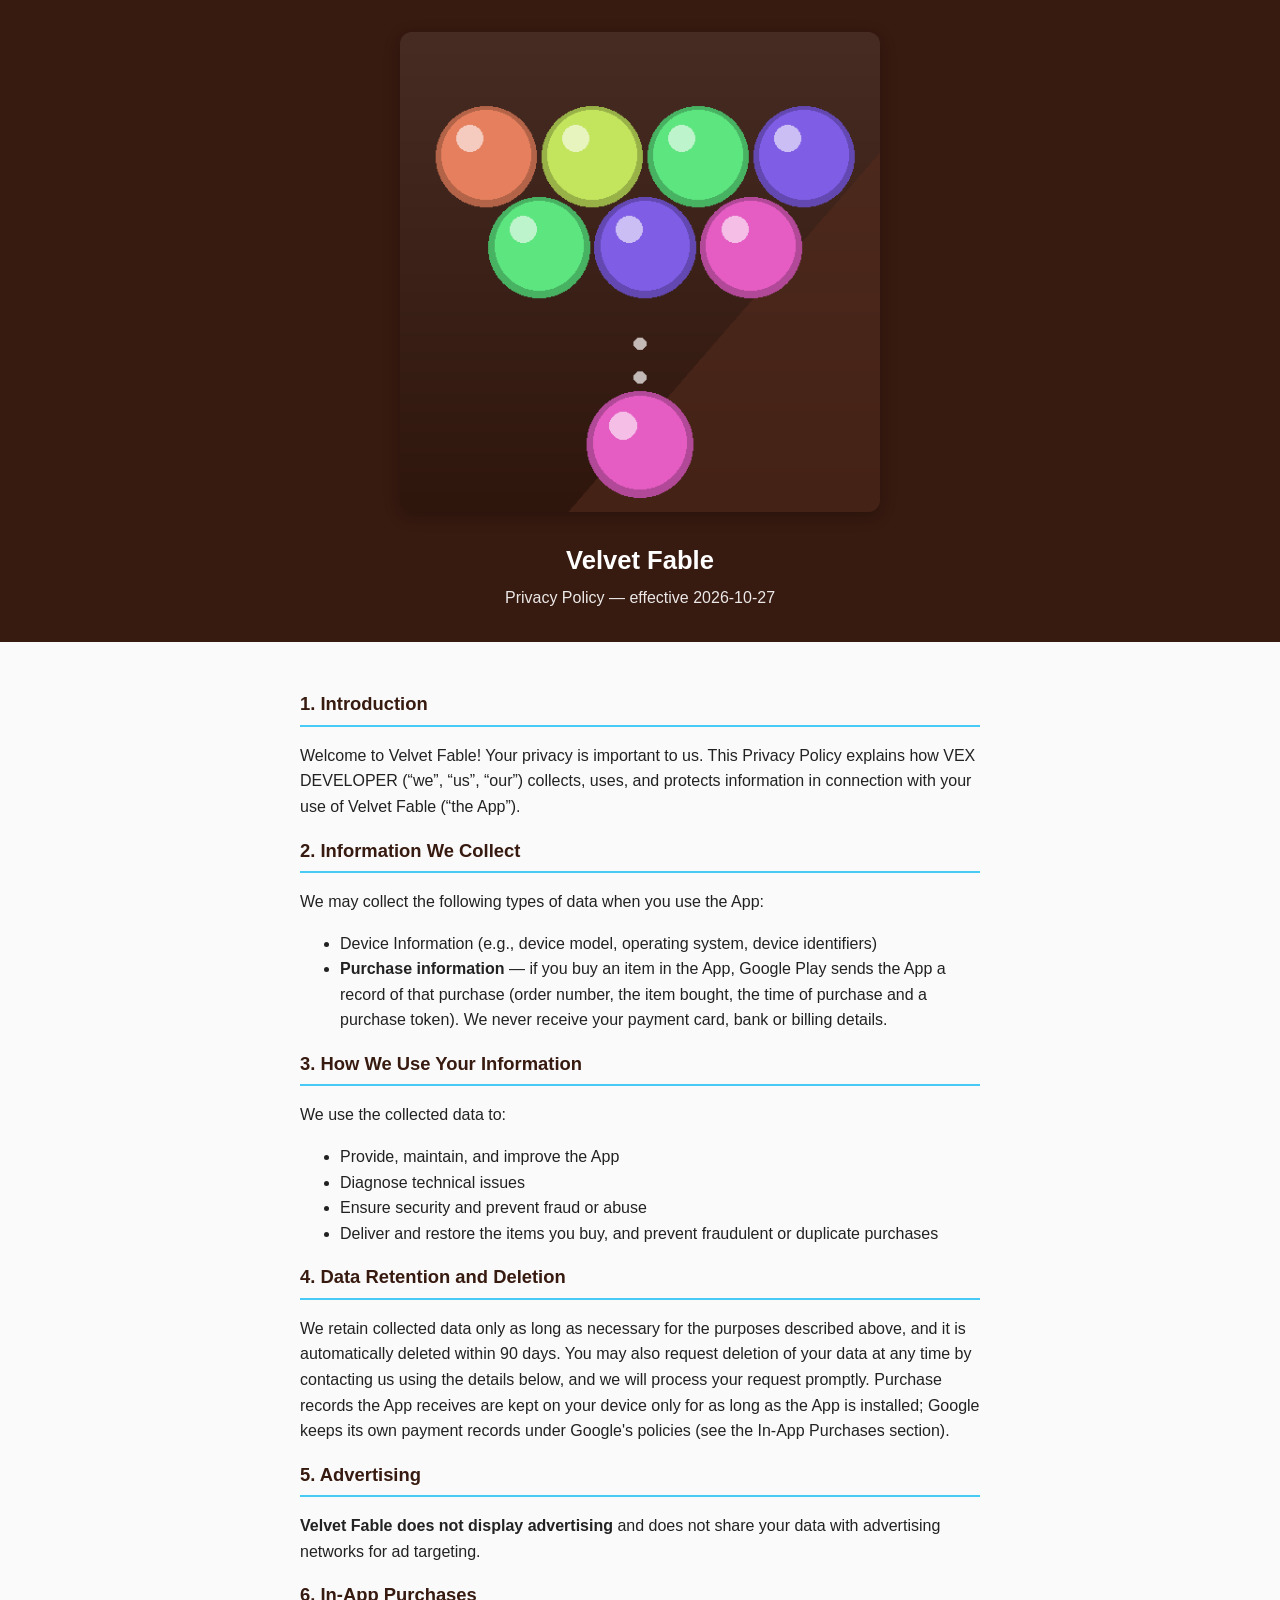
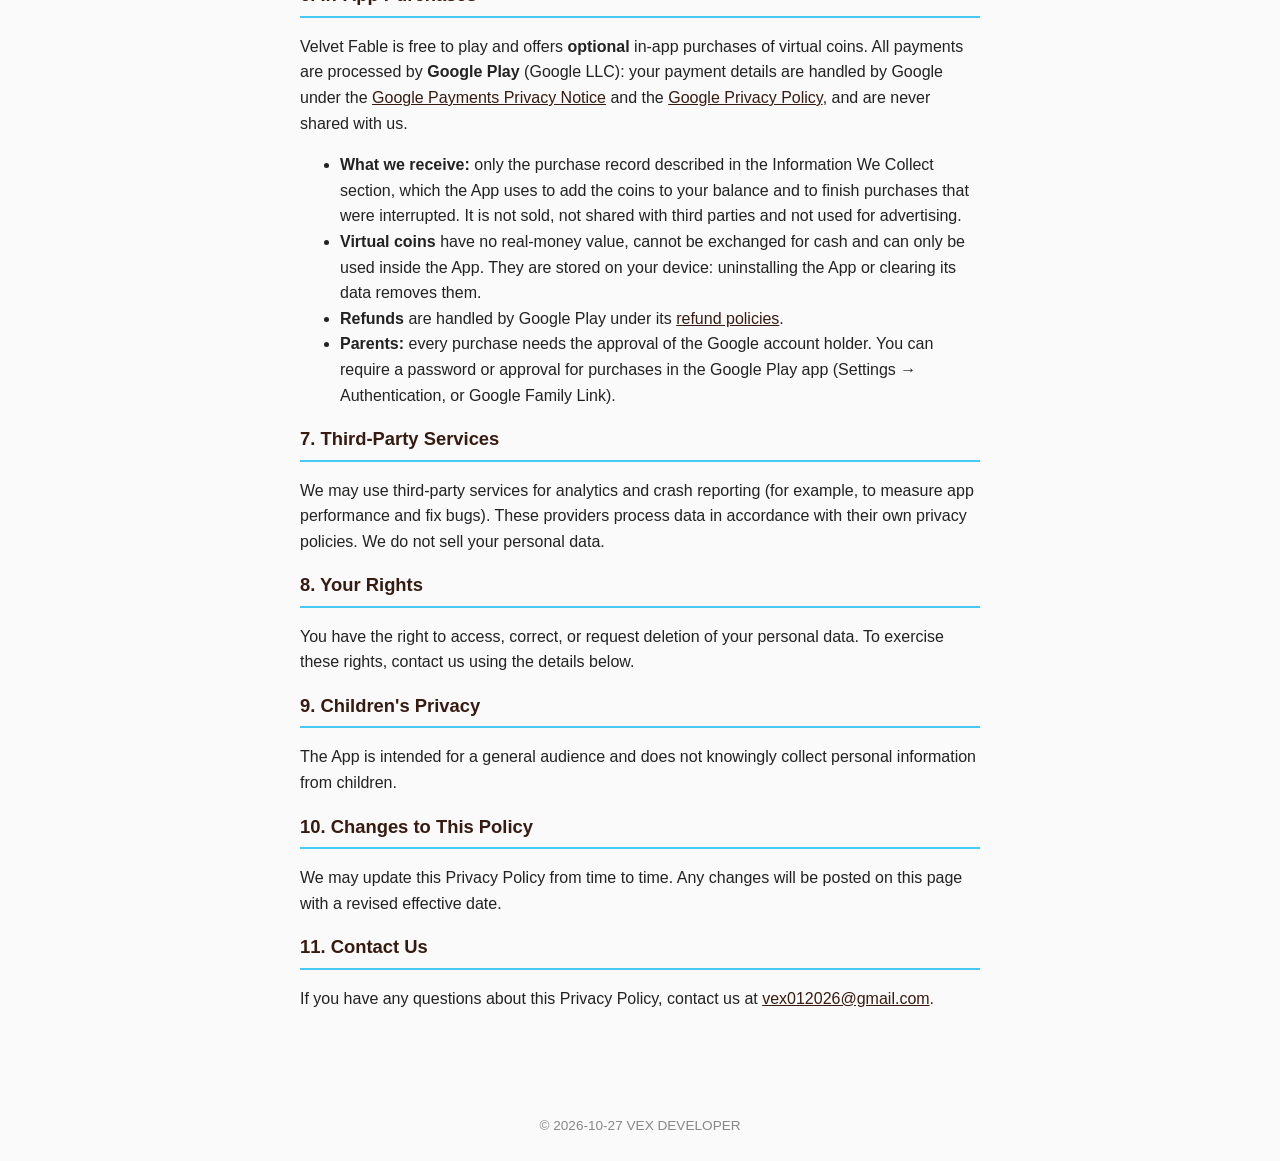
<file: velvet-fable/index.html>
<!doctype html>
<html lang="en">
<head>
<meta charset="utf-8">
<meta name="viewport" content="width=device-width, initial-scale=1">
<title>Velvet Fable — Privacy Policy</title>
<style>
  :root { --primary: #371A10; --accent: #47CAF5; }
  * { box-sizing: border-box; }
  body { margin: 0; font-family: -apple-system, Segoe UI, Roboto, Helvetica, Arial, sans-serif;
         color: #222; background: #fafafa; line-height: 1.6; }
  header { background: var(--primary); padding: 32px 16px; text-align: center; color: #fff; }
  header img { max-width: 480px; width: 100%; height: auto; border-radius: 12px; box-shadow: 0 4px 16px rgba(0,0,0,0.25); }
  header h1 { margin: 20px 0 4px; font-size: 1.6rem; }
  header p { margin: 0; opacity: 0.9; }
  main { max-width: 720px; margin: 0 auto; padding: 32px 20px 64px; }
  h2 { color: var(--primary); border-bottom: 2px solid var(--accent); padding-bottom: 6px; font-size: 1.15rem; }
  a { color: var(--primary); }
  footer { text-align: center; padding: 24px; color: #888; font-size: 0.85rem; }
</style>
</head>
<body>
<header>
  <img src="banner.png" alt="Velvet Fable banner">
  <h1>Velvet Fable</h1>
  <p>Privacy Policy — effective 2026-10-27</p>
</header>
<main>
  <h2>1. Introduction</h2>
  <p>
    Welcome to Velvet Fable! Your privacy is important to us. This Privacy Policy
    explains how VEX DEVELOPER (&ldquo;we&rdquo;, &ldquo;us&rdquo;,
    &ldquo;our&rdquo;) collects, uses, and protects information in connection with
    your use of Velvet Fable (&ldquo;the App&rdquo;).
  </p>

  <h2>2. Information We Collect</h2>
  <p>We may collect the following types of data when you use the App:</p>
  <ul>
    <li>Device Information (e.g., device model, operating system, device identifiers)</li>
    <li><strong>Purchase information</strong> — if you buy an item in the App, Google Play sends
      the App a record of that purchase (order number, the item bought, the time of purchase and a
      purchase token). We never receive your payment card, bank or billing details.</li>
  </ul>

  <h2>3. How We Use Your Information</h2>
  <p>We use the collected data to:</p>
  <ul>
    <li>Provide, maintain, and improve the App</li>
    <li>Diagnose technical issues</li>
    <li>Ensure security and prevent fraud or abuse</li>
    <li>Deliver and restore the items you buy, and prevent fraudulent or duplicate purchases</li>
  </ul>

  <h2>4. Data Retention and Deletion</h2>
  <p>
    We retain collected data only as long as necessary for the purposes described
    above, and it is automatically deleted within 90 days. You may also request
    deletion of your data at any time by contacting us using the details below,
    and we will process your request promptly. Purchase records the App receives are kept on your device only for as
    long as the App is installed; Google keeps its own payment records under Google's policies
    (see the In-App Purchases section).
  </p>

  <h2>5. Advertising</h2>
  <p>
    <strong>Velvet Fable does not display advertising</strong> and does not share
    your data with advertising networks for ad targeting.
  </p>
  <h2>6. In-App Purchases</h2>
  <p>
    Velvet Fable is free to play and offers <strong>optional</strong> in-app purchases of virtual
    coins. All payments are processed by <strong>Google Play</strong> (Google LLC): your payment
    details are handled by Google under the
    <a href="https://payments.google.com/payments/apis-secure/u/0/get_legal_document?ldo=0&amp;ldt=privacynotice" target="_blank" rel="noopener">Google Payments Privacy Notice</a>
    and the <a href="https://policies.google.com/privacy" target="_blank" rel="noopener">Google Privacy Policy</a>,
    and are never shared with us.
  </p>
  <ul>
    <li><strong>What we receive:</strong> only the purchase record described in the Information We
      Collect section, which the App uses to add the coins to your balance and to finish purchases
      that were interrupted. It is not sold, not shared with third parties and not used for
      advertising.</li>
    <li><strong>Virtual coins</strong> have no real-money value, cannot be exchanged for cash and can
      only be used inside the App. They are stored on your device: uninstalling the App or clearing
      its data removes them.</li>
    <li><strong>Refunds</strong> are handled by Google Play under its
      <a href="https://support.google.com/googleplay/answer/2479637" target="_blank" rel="noopener">refund policies</a>.</li>
    <li><strong>Parents:</strong> every purchase needs the approval of the Google account holder.
      You can require a password or approval for purchases in the Google Play app
      (Settings &rarr; Authentication, or Google Family Link).</li>
  </ul>

  <h2>7. Third-Party Services</h2>
  <p>
    We may use third-party services for analytics and crash reporting (for example,
    to measure app performance and fix bugs). These providers process data in
    accordance with their own privacy policies. We do not sell your personal data.
  </p>

  <h2>8. Your Rights</h2>
  <p>
    You have the right to access, correct, or request deletion of your personal
    data. To exercise these rights, contact us using the details below.
  </p>

  <h2>9. Children's Privacy</h2>
  <p>
    The App is intended for a general audience and does not knowingly collect
    personal information from children.
  </p>

  <h2>10. Changes to This Policy</h2>
  <p>
    We may update this Privacy Policy from time to time. Any changes will be posted
    on this page with a revised effective date.
  </p>

  <h2>11. Contact Us</h2>
  <p>
    If you have any questions about this Privacy Policy, contact us at
    <a href="mailto:vex012026@gmail.com">vex012026@gmail.com</a>.
  </p>
</main>
<footer>
  &copy; 2026-10-27 VEX DEVELOPER
</footer>
</body>
</html>
</file>
<file: fonts/spacegrotesk.css>
/* Space Grotesk, SIL Open Font License 1.1 — self-hosted so the page makes no
   third-party request. Regenerate with domains/assets/get_blueprint_fonts.py */
/* latin-ext */
@font-face {
  font-family: 'Space Grotesk';
  font-style: normal;
  font-weight: 400 700;
  font-display: swap;
  src: url(/fonts/spacegrotesk-latin-ext.woff2) format('woff2');
  unicode-range: U+0100-02BA, U+02BD-02C5, U+02C7-02CC, U+02CE-02D7, U+02DD-02FF, U+0304, U+0308, U+0329, U+1D00-1DBF, U+1E00-1E9F, U+1EF2-1EFF, U+2020, U+20A0-20AB, U+20AD-20C0, U+2113, U+2C60-2C7F, U+A720-A7FF;
}
/* latin */
@font-face {
  font-family: 'Space Grotesk';
  font-style: normal;
  font-weight: 400 700;
  font-display: swap;
  src: url(/fonts/spacegrotesk-latin.woff2) format('woff2');
  unicode-range: U+0000-00FF, U+0131, U+0152-0153, U+02BB-02BC, U+02C6, U+02DA, U+02DC, U+0304, U+0308, U+0329, U+2000-206F, U+20AC, U+2122, U+2191, U+2193, U+2212, U+2215, U+FEFF, U+FFFD;
}
</file>
